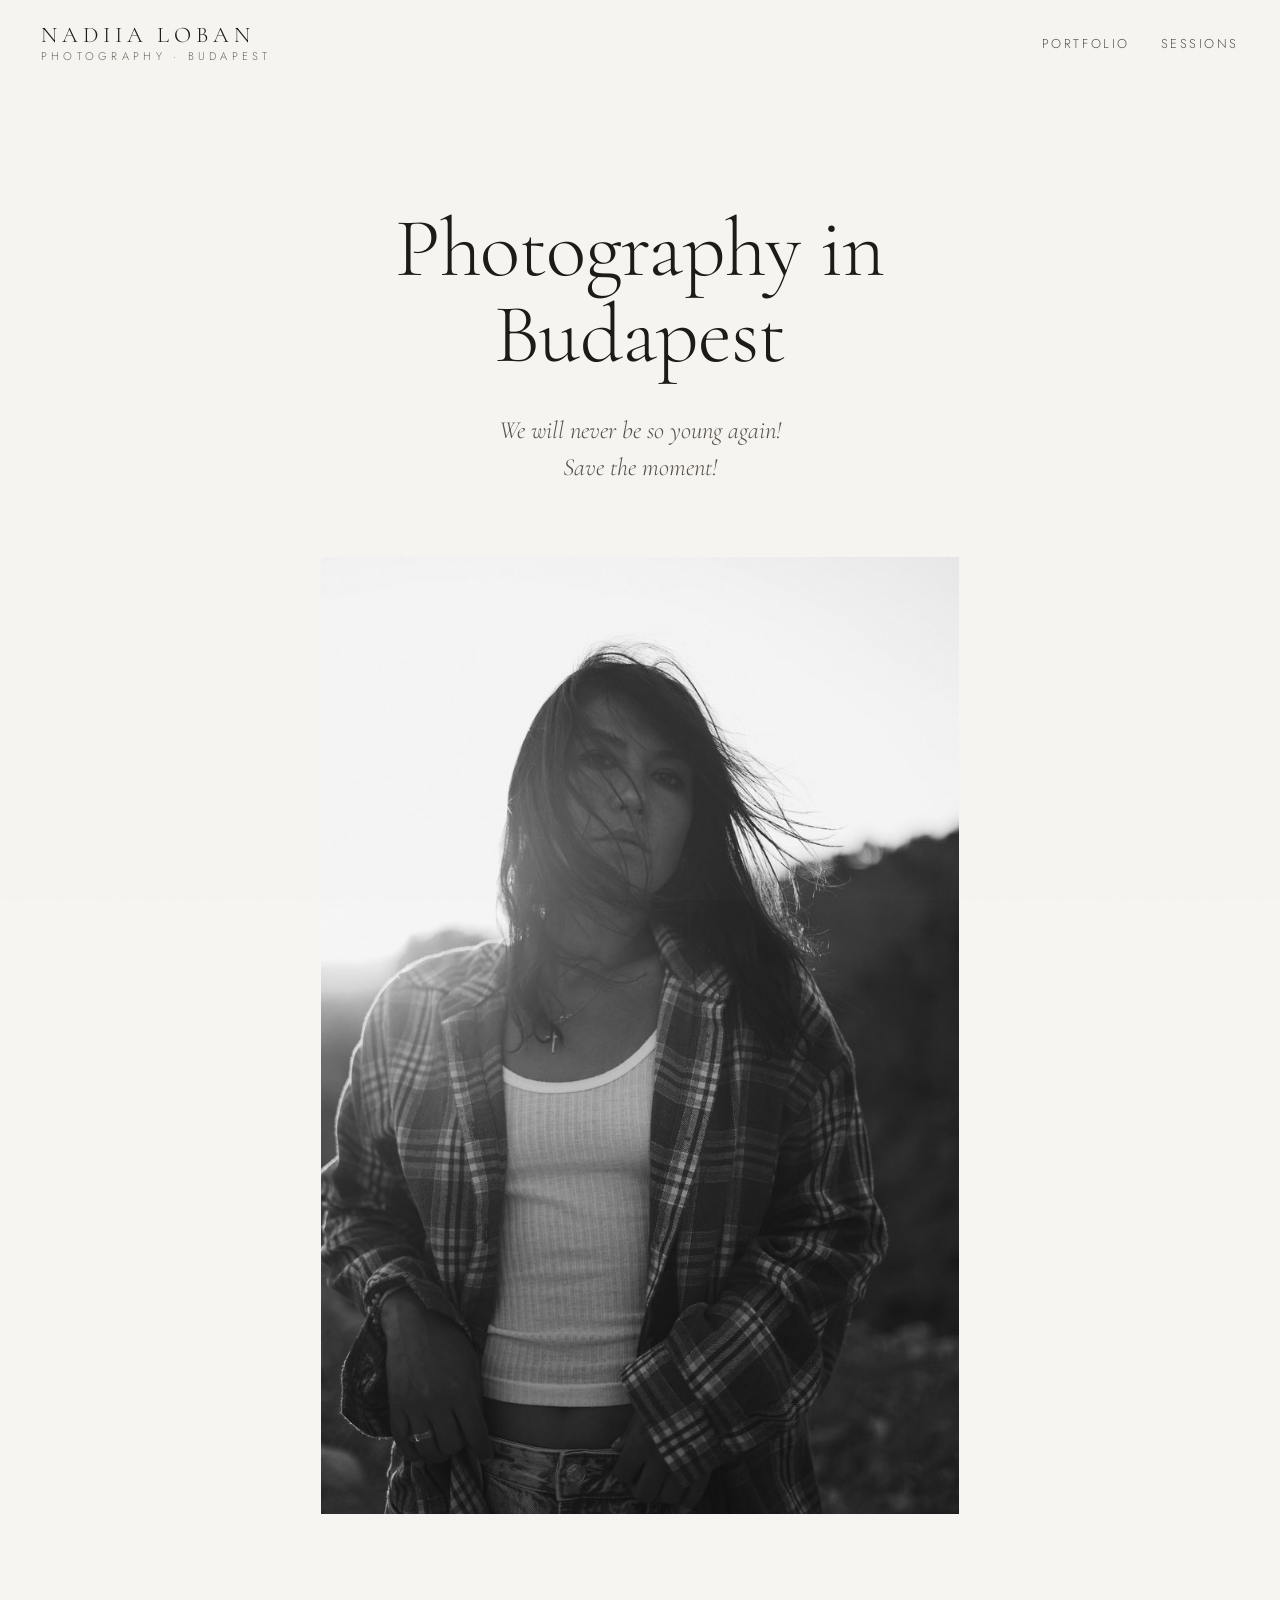
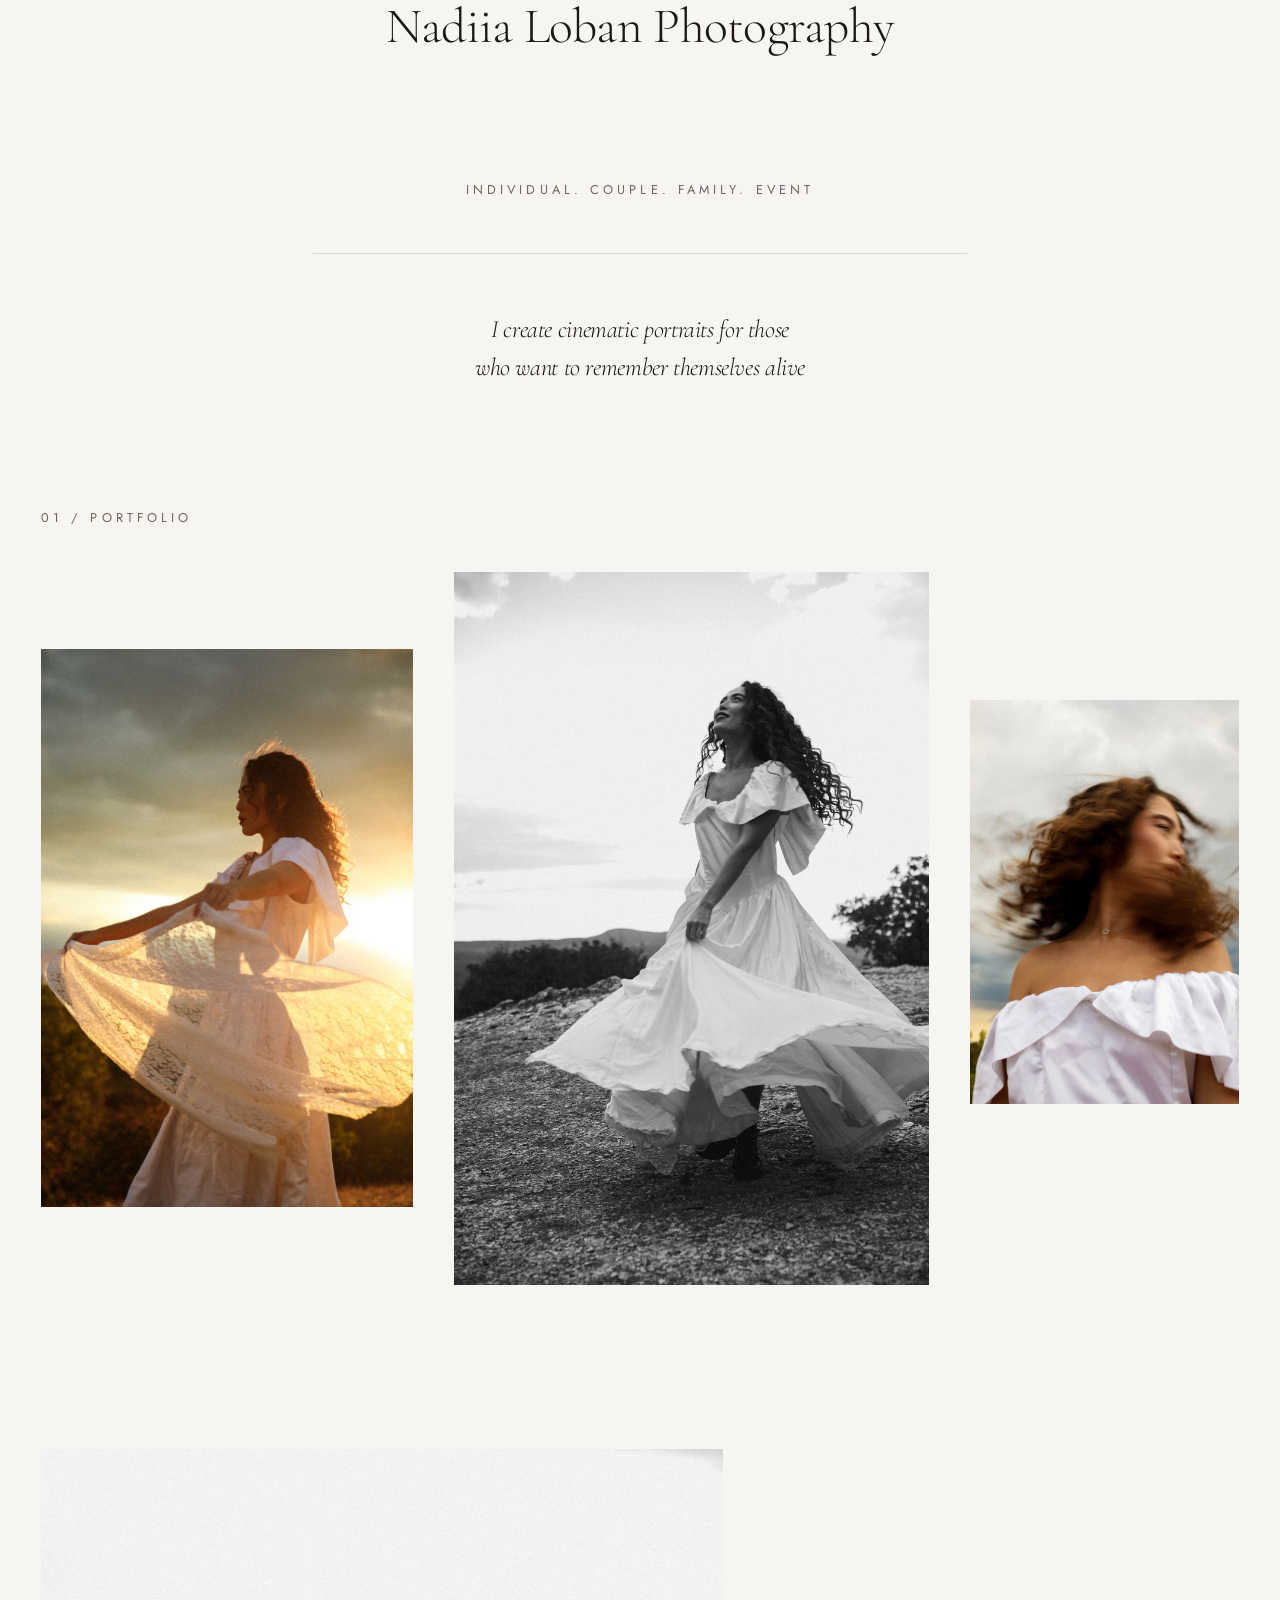
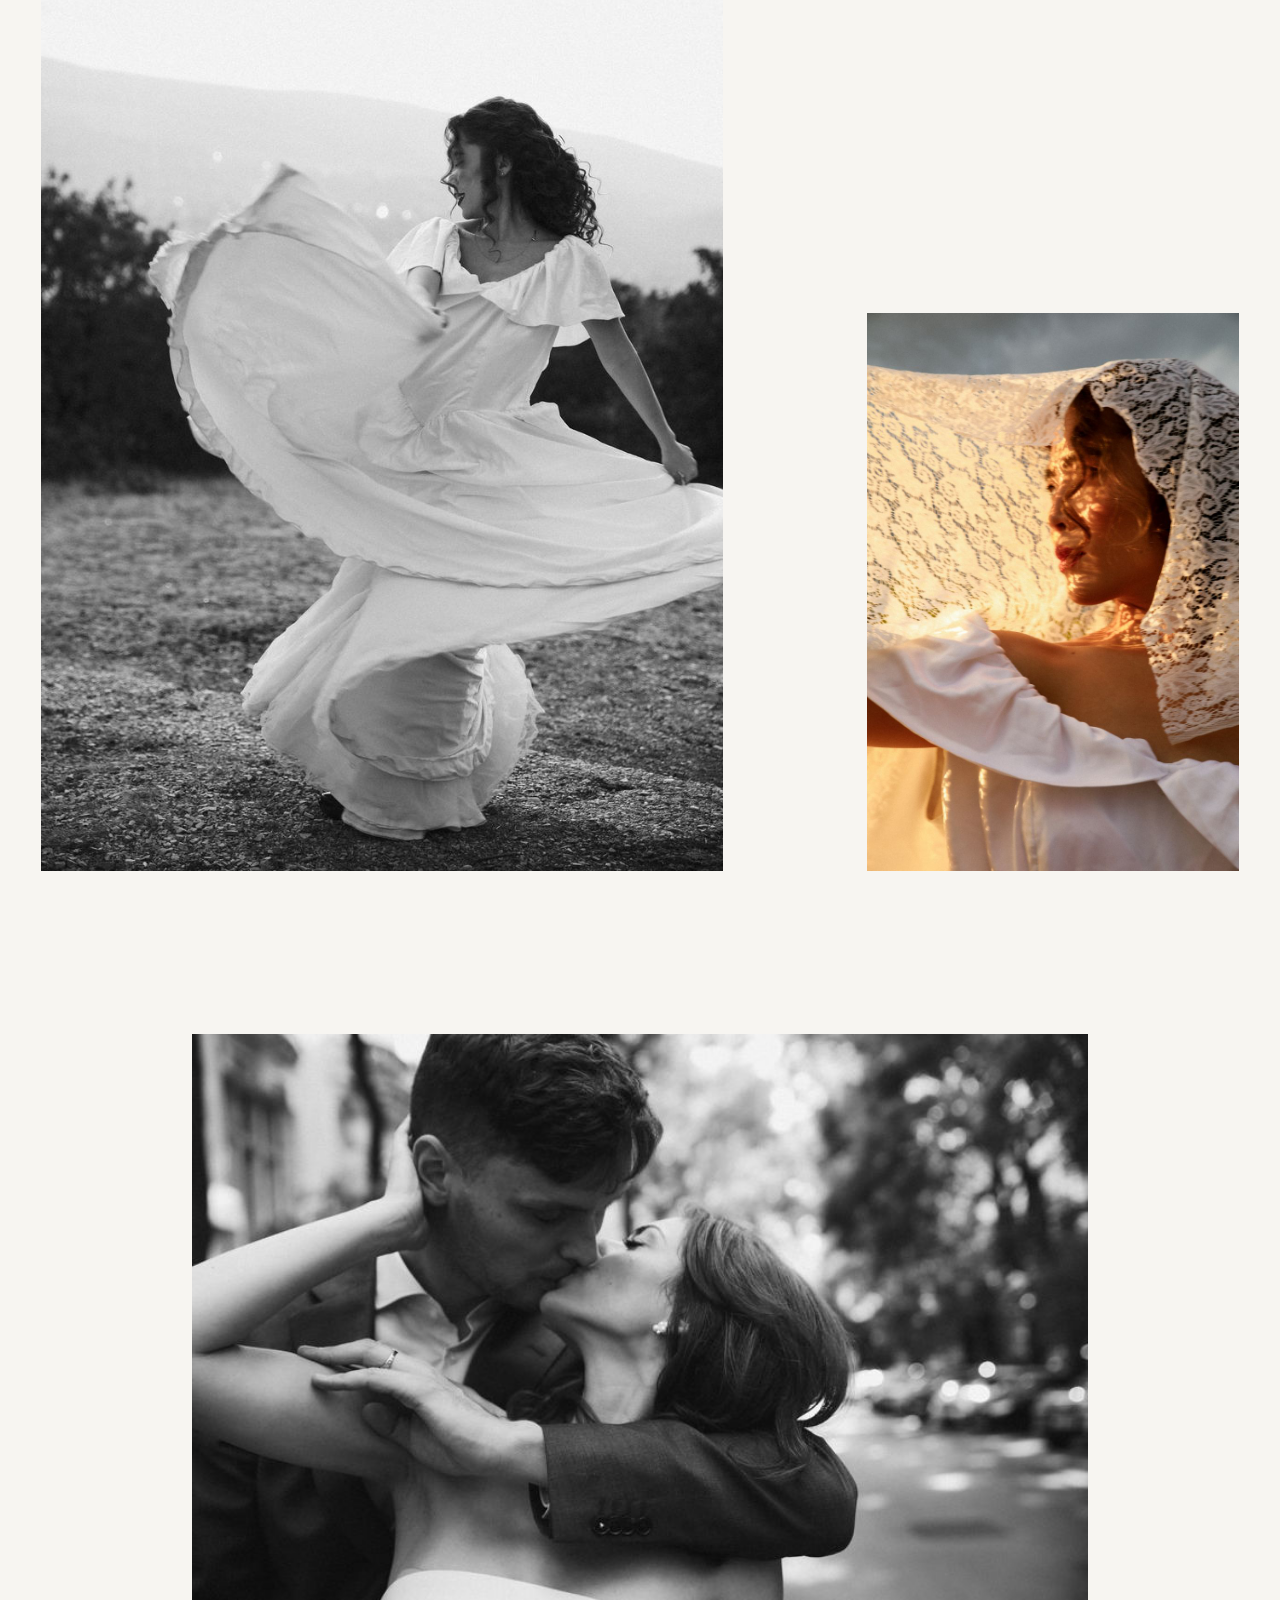
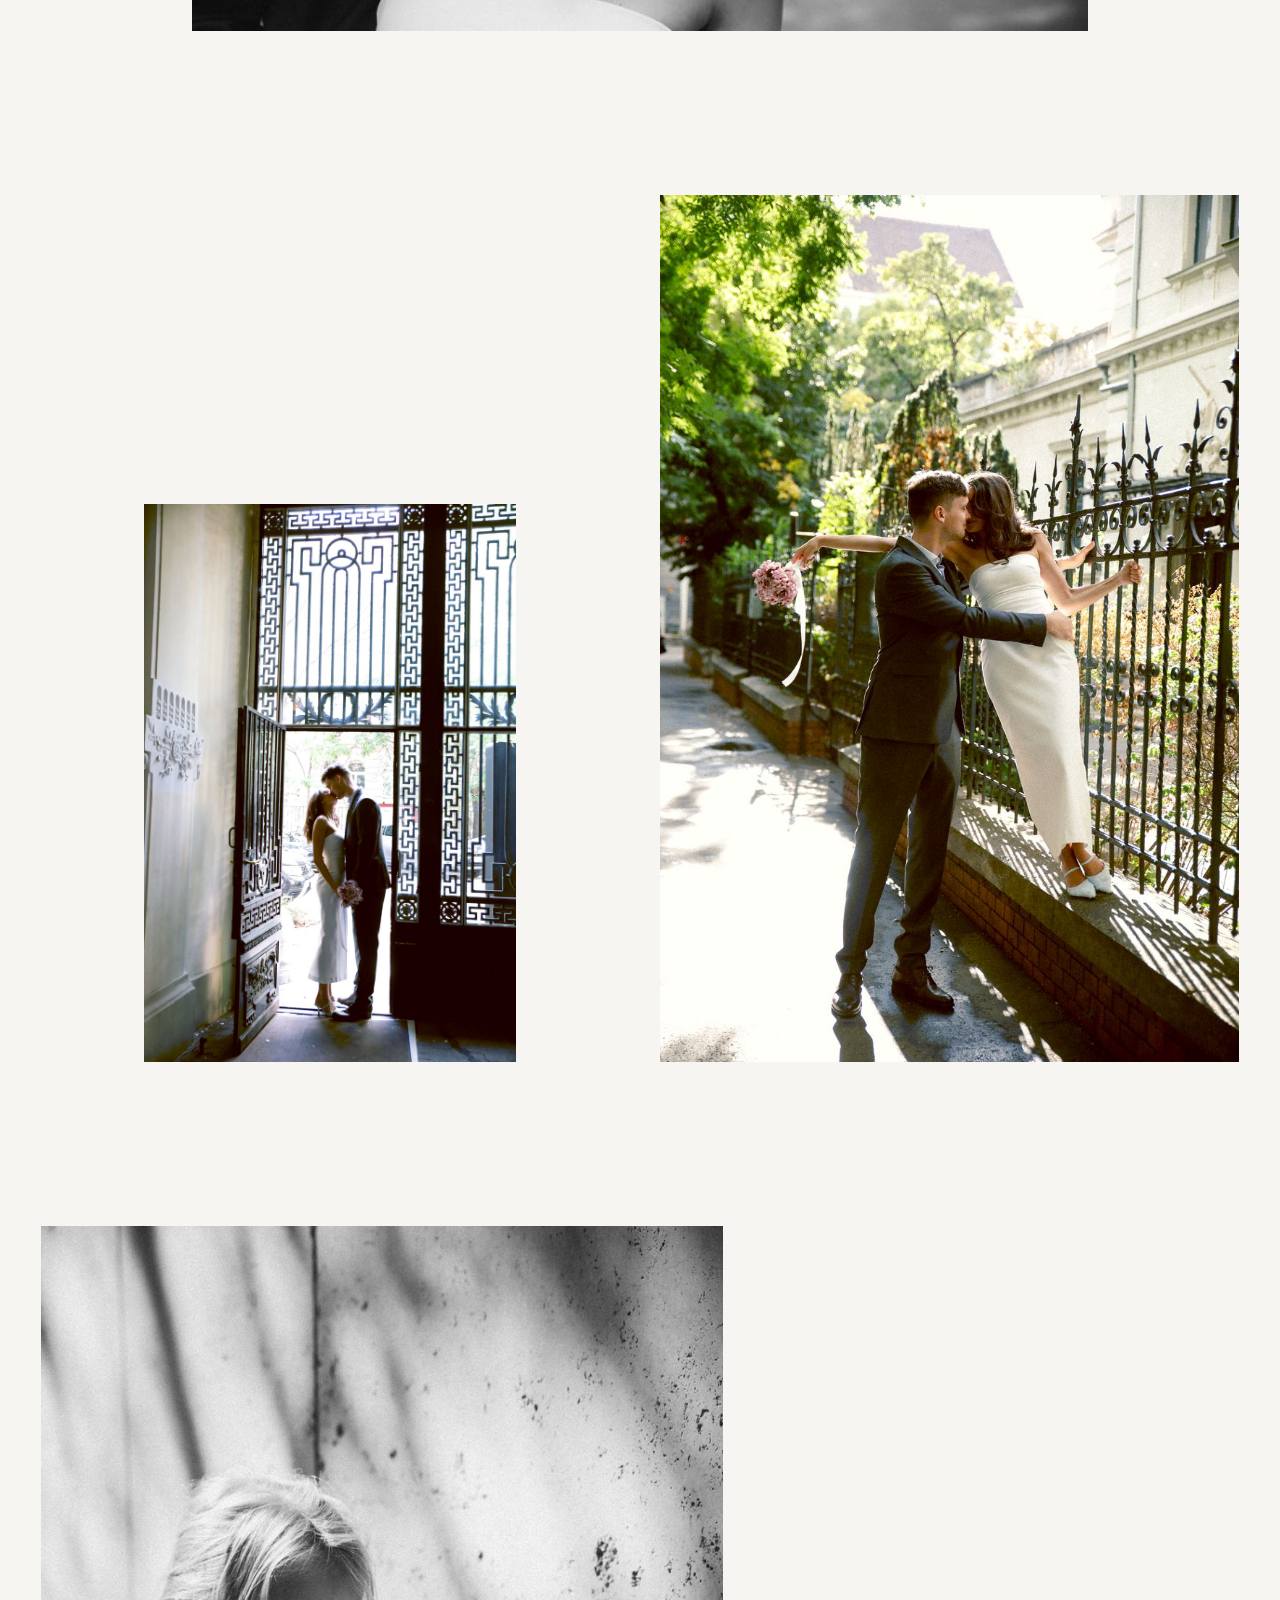
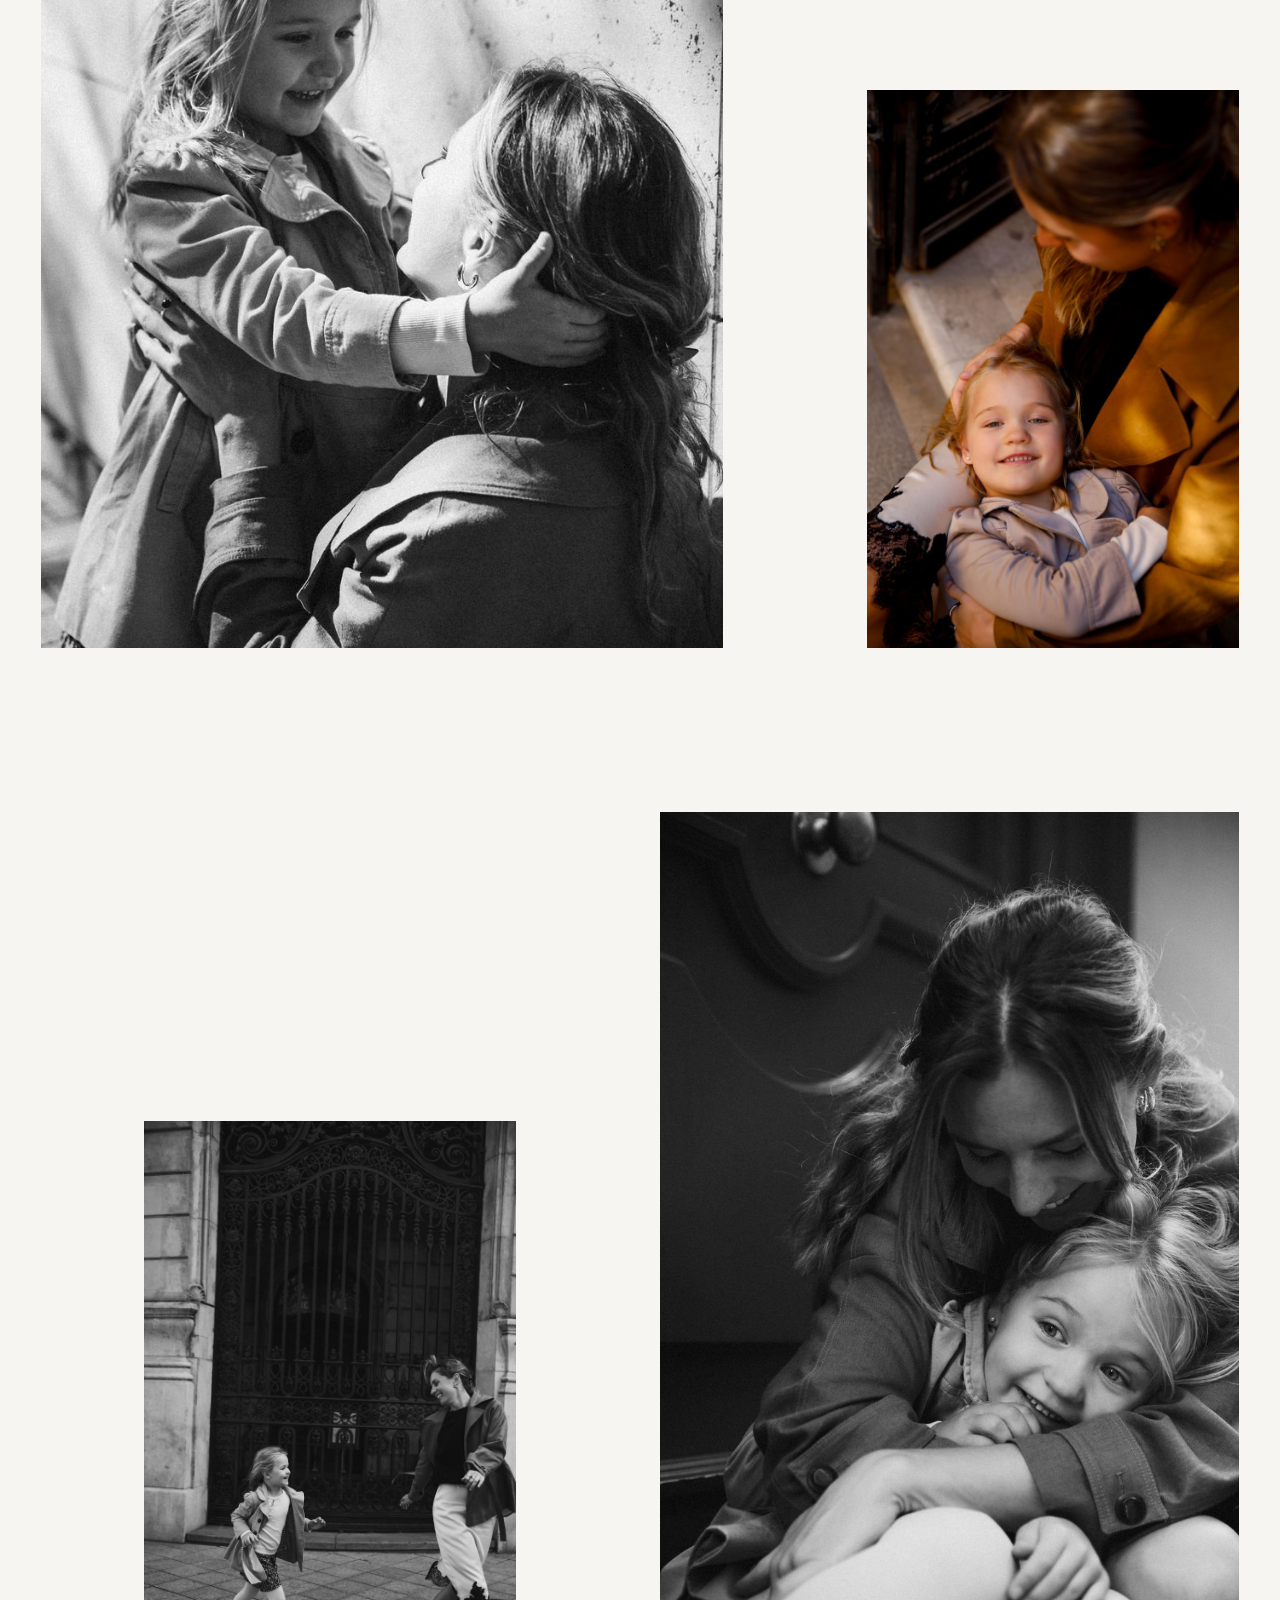
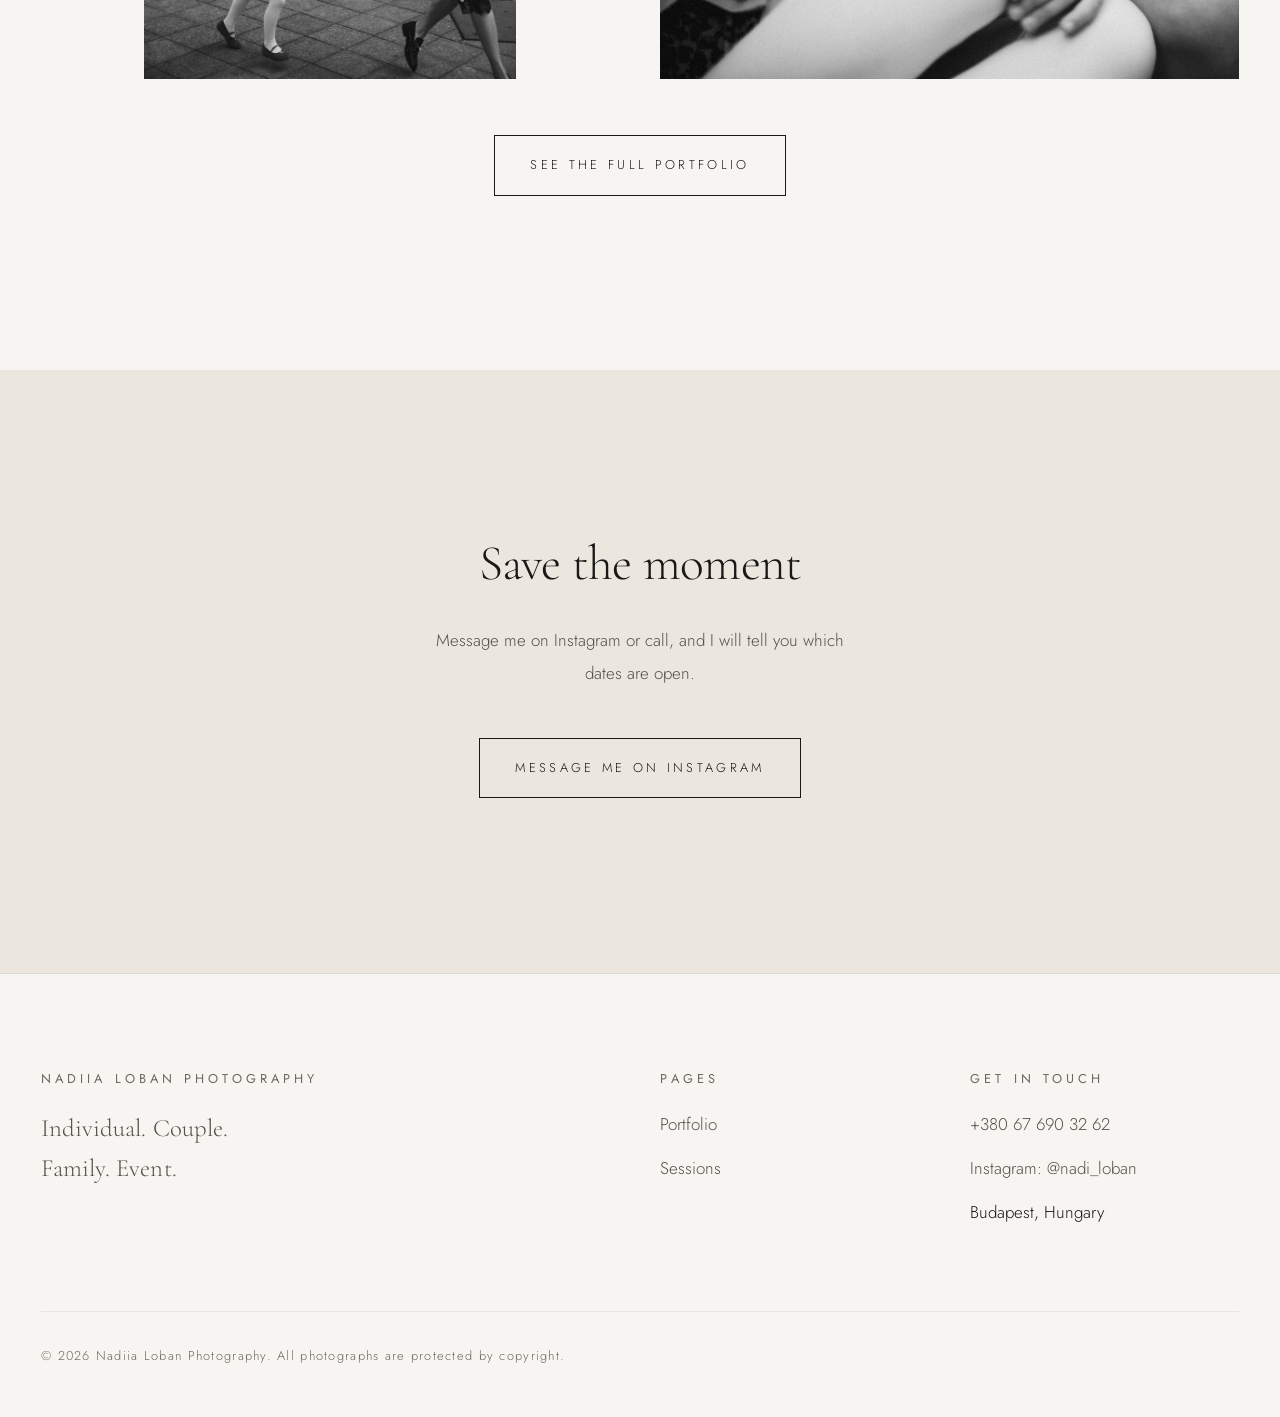
<file: index.html>
<!doctype html>
<html lang="en">
<head>
<meta charset="utf-8">
<meta name="viewport" content="width=device-width, initial-scale=1">
<title>Nadiia Loban Photography, Photographer in Budapest</title>
<meta name="description" content="Individual, couple, family and event photography in Budapest and across Europe. Cinematic portraits by Nadiia Loban.">
<link rel="canonical" href="https://nadiphoto.com/">
<meta name="robots" content="index, follow, max-image-preview:large">

<meta property="og:type" content="website">
<meta property="og:locale" content="en_US">
<meta property="og:site_name" content="Nadiia Loban Photography">
<meta property="og:title" content="Nadiia Loban Photography, Photographer in Budapest">
<meta property="og:description" content="Individual, couple, family and event photography in Budapest and across Europe. Cinematic portraits by Nadiia Loban.">
<meta property="og:url" content="https://nadiphoto.com/">
<meta property="og:image" content="https://nadiphoto.com/img/og.jpg">
<meta name="twitter:card" content="summary_large_image">

<link rel="preconnect" href="https://fonts.googleapis.com">
<link rel="preconnect" href="https://fonts.gstatic.com" crossorigin>
<link href="https://fonts.googleapis.com/css2?family=Cormorant+Garamond:ital,wght@0,300;0,400;1,300;1,400&family=Jost:wght@300;400&display=swap" rel="stylesheet">
<link rel="icon" href="data:image/svg+xml,%3Csvg xmlns='http://www.w3.org/2000/svg' viewBox='0 0 32 32'%3E%3Crect width='32' height='32' fill='%231A1917'/%3E%3Ctext x='16' y='23' font-family='Georgia,serif' font-size='20' fill='%23F7F5F1' text-anchor='middle'%3EN%3C/text%3E%3C/svg%3E">
<link rel="stylesheet" href="css/style.css?v=e7452646">
<script type="application/ld+json">
{
  "@context": "https://schema.org",
  "@graph": [
    {
      "@type": "Person",
      "@id": "https://nadiphoto.com/#person",
      "name": "Nadiia Loban",
      "alternateName": "Nadia Loban",
      "jobTitle": "Photographer",
      "description": "Photographer based in Budapest. Cinematic portraits of individuals, couples and families, and event photography in Budapest and across Europe.",
      "image": "https://nadiphoto.com/img/nadia-hero-1400.jpg",
      "url": "https://nadiphoto.com/",
      "telephone": "+380676903262",
      "sameAs": ["https://www.instagram.com/nadi_loban/"],
      "homeLocation": { "@type": "City", "name": "Budapest", "address": { "@type": "PostalAddress", "addressLocality": "Budapest", "addressCountry": "HU" } },
      "worksFor": { "@id": "https://nadiphoto.com/#business" },
      "knowsAbout": ["Portrait photography", "Couple photography", "Family photography", "Event photography", "Black and white photography"]
    },
    {
      "@type": "ProfessionalService",
      "@id": "https://nadiphoto.com/#business",
      "name": "Nadiia Loban Photography",
      "alternateName": "Nadia Loban Photography",
      "description": "Individual, couple, family and event photography in Budapest and across Europe. Cinematic portraits for those who want to remember themselves alive.",
      "slogan": "We will never be so young again! Save the moment!",
      "image": ["https://nadiphoto.com/img/og.jpg", "https://nadiphoto.com/img/nadia-hero-1400.jpg"],
      "url": "https://nadiphoto.com/",
      "founder": { "@id": "https://nadiphoto.com/#person" },
      "telephone": "+380676903262",
      "sameAs": ["https://www.instagram.com/nadi_loban/"],
      "address": { "@type": "PostalAddress", "addressLocality": "Budapest", "addressCountry": "HU" },
      "areaServed": [
        { "@type": "City", "name": "Budapest" },
        { "@type": "Country", "name": "Hungary" },
        { "@type": "Place", "name": "Europe" }
      ],
      "hasOfferCatalog": {
        "@type": "OfferCatalog",
        "name": "Photography",
        "itemListElement": [
          { "@type": "Offer", "itemOffered": { "@type": "Service", "name": "Individual portrait photo session", "url": "https://nadiphoto.com/sessions" } },
          { "@type": "Offer", "itemOffered": { "@type": "Service", "name": "Couple photo session", "url": "https://nadiphoto.com/sessions" } },
          { "@type": "Offer", "itemOffered": { "@type": "Service", "name": "Family photo session", "url": "https://nadiphoto.com/sessions" } },
          { "@type": "Offer", "itemOffered": { "@type": "Service", "name": "Event photography", "url": "https://nadiphoto.com/sessions" } }
        ]
      }
    },
    {
      "@type": "WebSite",
      "@id": "https://nadiphoto.com/#website",
      "url": "https://nadiphoto.com/",
      "name": "Nadiia Loban Photography",
      "inLanguage": "en",
      "publisher": { "@id": "https://nadiphoto.com/#business" }
    }
  ]
}
</script>
</head>
<body>
<a class="skip" href="#main">Skip to content</a>

<header class="site-head">
  <a class="brand" href="./">Nadiia Loban<small>Photography &middot; Budapest</small></a>
  <button class="burger" type="button" aria-expanded="false" aria-controls="nav" aria-label="Menu">
    <span></span><span></span>
  </button>
  <nav class="nav" id="nav" aria-label="Main navigation">
    <ul><li><a href="portfolio">Portfolio</a></li><li><a href="sessions">Sessions</a></li></ul>
  </nav>
</header>

<main id="main">

  <section class="intro">
    <div class="wrap narrow">
      <h1 class="display intro__title">Photography in Budapest</h1>
      <p class="intro__line">We will never be so young again!<br>Save the moment!</p>
    </div>
  </section>

  <figure class="portrait">
    <img src="img/nadia-hero-1400.jpg"
         srcset="img/nadia-hero-800.jpg 800w, img/nadia-hero-1400.jpg 1400w"
         sizes="(max-width: 760px) 92vw, 720px"
         width="1400" height="2100" fetchpriority="high"
         alt="Black and white portrait: a woman in a plaid shirt in backlit evening sun, hair caught by the wind">
  </figure>

  <section class="contacts">
    <div class="wrap narrow">
      <p class="contacts__name display rv">Nadiia Loban Photography</p>
      <ul class="contacts__lines rv">
        <li><span class="contacts__key">Phone</span>
            <a href="tel:+380676903262">+380&nbsp;67&nbsp;690&nbsp;32&nbsp;62</a></li>
        <li><span class="contacts__key">Instagram</span>
            <a href="https://www.instagram.com/nadi_loban/" rel="me noopener" target="_blank">@nadi_loban</a></li>
      </ul>
      <p class="label contacts__services rv">Individual. Couple. Family. Event</p>
      <hr class="rule rv" style="margin:3.5rem 0">
      <p class="contacts__tagline display rv">I create cinematic portraits for those who want to remember themselves alive</p>
    </div>
  </section>

  <section class="band" style="padding-top:0" aria-labelledby="portfolio-h">
    <div class="wrap">
      <p class="label rv" style="margin-bottom:3rem">01 / Portfolio</p>
      <h2 id="portfolio-h" style="position:absolute;left:-9999px">Portfolio</h2>
      <div class="trio" style="margin-bottom:var(--band)">
        <figure class="plate rv" style="aspect-ratio:800/1200"><img src="img/g/4322-800.jpg" srcset="img/g/4322-800.jpg 800w, img/g/4322-1800.jpg 1800w" sizes="(max-width: 760px) 92vw, 50vw" width="800" height="1200" loading="lazy" decoding="async" alt="A woman spreading a lace skirt against the sunset"></figure>
        <figure class="plate rv" style="aspect-ratio:800/1200"><img src="img/g/2858-800.jpg" srcset="img/g/2858-800.jpg 800w, img/g/2858-1800.jpg 1800w" sizes="(max-width: 760px) 92vw, 50vw" width="800" height="1200" loading="lazy" decoding="async" alt="Black and white: a woman in a white dress spinning on a hilltop, the skirt flying out"></figure>
        <figure class="plate rv" style="aspect-ratio:800/1200"><img src="img/g/2552-800.jpg" srcset="img/g/2552-800.jpg 800w, img/g/2552-1800.jpg 1800w" sizes="(max-width: 760px) 92vw, 50vw" width="800" height="1200" loading="lazy" decoding="async" alt="A woman in an off-shoulder white dress, her curls blown across her face"></figure>
      </div>
      <div class="duo" style="margin-bottom:var(--band)">
        <figure class="plate rv" style="aspect-ratio:800/1200"><img src="img/g/3782-800.jpg" srcset="img/g/3782-800.jpg 800w, img/g/3782-1800.jpg 1800w" sizes="(max-width: 760px) 92vw, 50vw" width="800" height="1200" loading="lazy" decoding="async" alt="Black and white: a woman spinning, her dress flying out in a wide circle"></figure>
        <figure class="plate rv" style="aspect-ratio:800/1200"><img src="img/g/3994-800.jpg" srcset="img/g/3994-800.jpg 800w, img/g/3994-1800.jpg 1800w" sizes="(max-width: 760px) 92vw, 50vw" width="800" height="1200" loading="lazy" decoding="async" alt="A woman under a lace veil, sunlight falling through the lace onto her face"></figure>
      </div>
      <div style="max-width:56rem;margin:0 auto var(--band)">
        <figure class="plate rv" style="aspect-ratio:800/533"><img src="img/g/9203-800.jpg" srcset="img/g/9203-800.jpg 800w, img/g/9203-1800.jpg 1800w" sizes="(max-width: 760px) 92vw, 50vw" width="800" height="533" loading="lazy" decoding="async" alt="Black and white close-up of a couple kissing on a tree-lined street"></figure>
      </div>
      <div class="duo duo--flip" style="margin-bottom:var(--band)">
        <figure class="plate rv" style="aspect-ratio:800/1200"><img src="img/g/8886-800.jpg" srcset="img/g/8886-800.jpg 800w, img/g/8886-1800.jpg 1800w" sizes="(max-width: 760px) 92vw, 50vw" width="800" height="1200" loading="lazy" decoding="async" alt="A couple kissing in a doorway in front of an ornate iron screen"></figure>
        <figure class="plate rv" style="aspect-ratio:800/1200"><img src="img/g/9318-800.jpg" srcset="img/g/9318-800.jpg 800w, img/g/9318-1800.jpg 1800w" sizes="(max-width: 760px) 92vw, 50vw" width="800" height="1200" loading="lazy" decoding="async" alt="A couple kissing by a wrought-iron fence, she holds a bouquet out to the side"></figure>
      </div>
      <div class="duo" style="margin-bottom:var(--band)">
        <figure class="plate rv" style="aspect-ratio:800/1200"><img src="img/g/9832-800.jpg" srcset="img/g/9832-800.jpg 800w, img/g/9832-1800.jpg 1800w" sizes="(max-width: 760px) 92vw, 50vw" width="800" height="1200" loading="lazy" decoding="async" alt="Black and white: a girl holds her mother&#x27;s face in her hands"></figure>
        <figure class="plate rv" style="aspect-ratio:800/1200"><img src="img/g/9096-800.jpg" srcset="img/g/9096-800.jpg 800w, img/g/9096-1800.jpg 1800w" sizes="(max-width: 760px) 92vw, 50vw" width="800" height="1200" loading="lazy" decoding="async" alt="A smiling girl lying in her mother&#x27;s lap in warm light"></figure>
      </div>
      <div class="duo duo--flip">
        <figure class="plate rv" style="aspect-ratio:800/1200"><img src="img/g/8753-800.jpg" srcset="img/g/8753-800.jpg 800w, img/g/8753-1800.jpg 1800w" sizes="(max-width: 760px) 92vw, 50vw" width="800" height="1200" loading="lazy" decoding="async" alt="Black and white: mother and daughter running toward each other by an iron gate"></figure>
        <figure class="plate rv" style="aspect-ratio:800/1200"><img src="img/g/0051-800.jpg" srcset="img/g/0051-800.jpg 800w, img/g/0051-1800.jpg 1800w" sizes="(max-width: 760px) 92vw, 50vw" width="800" height="1200" loading="lazy" decoding="async" alt="Black and white: a mother hugs her laughing daughter from behind"></figure>
      </div>
    </div>
    <div class="wrap" style="text-align:center;margin-top:3.5rem">
      <a class="btn rv" href="portfolio"><span>See the full portfolio</span></a>
    </div>
  </section>

  <section class="band cta">
    <div class="wrap">
      <h2 class="display rv">Save the moment</h2>
      <p class="rv">Message me on Instagram or call, and I will tell you which dates are open.</p>
      <a class="btn rv" href="https://www.instagram.com/nadi_loban/" rel="noopener" target="_blank"><span>Message me on Instagram</span></a>
    </div>
  </section>

</main>

<footer class="site-foot">
  <div class="wrap">
    <div class="foot-grid">
      <div>
        <p class="label">Nadiia Loban Photography</p>
        <p class="lede" style="font-size:var(--step-1);max-width:24ch">Individual. Couple.<br>Family. Event.</p>
      </div>
      <div>
        <p class="label">Pages</p>
        <ul><li><a href="portfolio">Portfolio</a></li><li><a href="sessions">Sessions</a></li></ul>
      </div>
      <div>
        <p class="label">Get in touch</p>
        <ul>
          <li><a href="tel:+380676903262">+380&nbsp;67&nbsp;690&nbsp;32&nbsp;62</a></li>
          <li><a href="https://www.instagram.com/nadi_loban/" rel="me noopener" target="_blank">Instagram: @nadi_loban</a></li>
          <li>Budapest, Hungary</li>
        </ul>
      </div>
    </div>
    <div class="foot-bottom">
      <span>&copy; 2026 Nadiia Loban Photography. All photographs are protected by copyright.</span>
    </div>
  </div>
</footer>

<script src="js/main.js?v=33fb9148" defer></script>
</body>
</html>
</file>
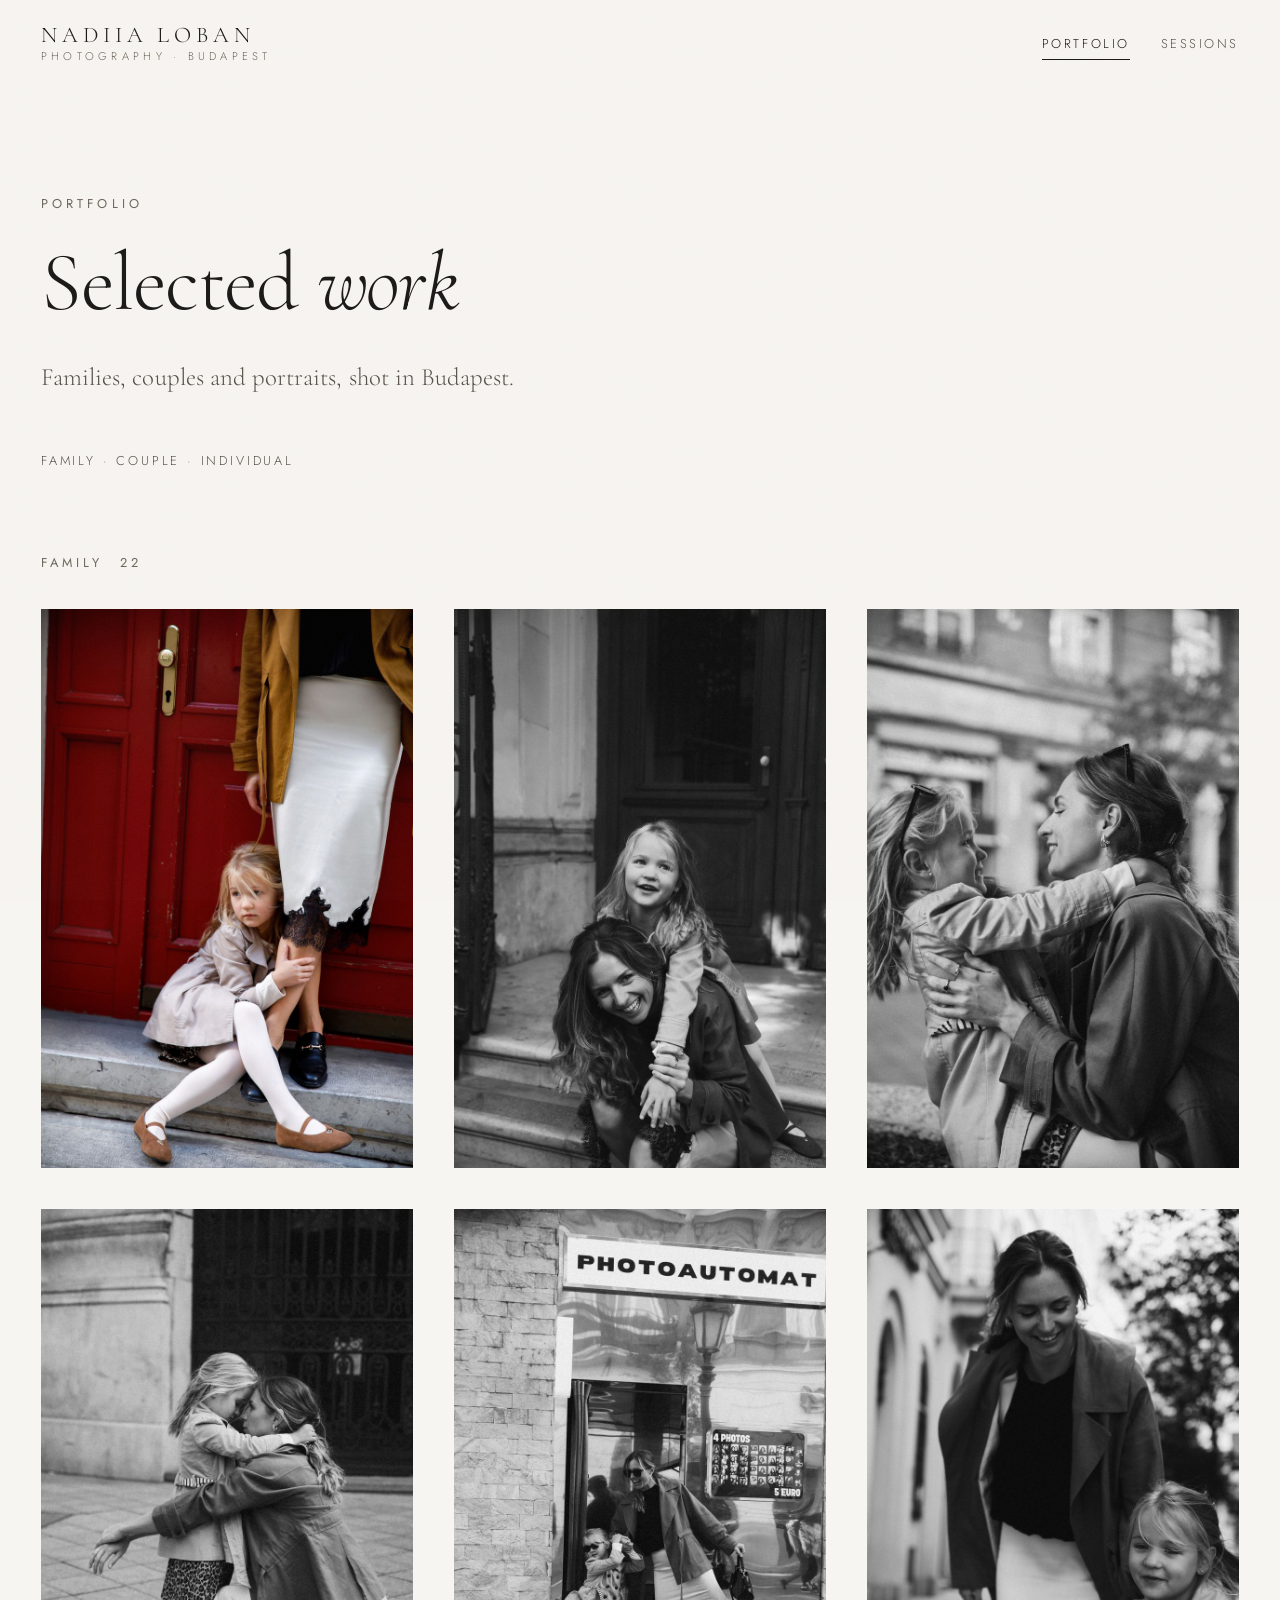
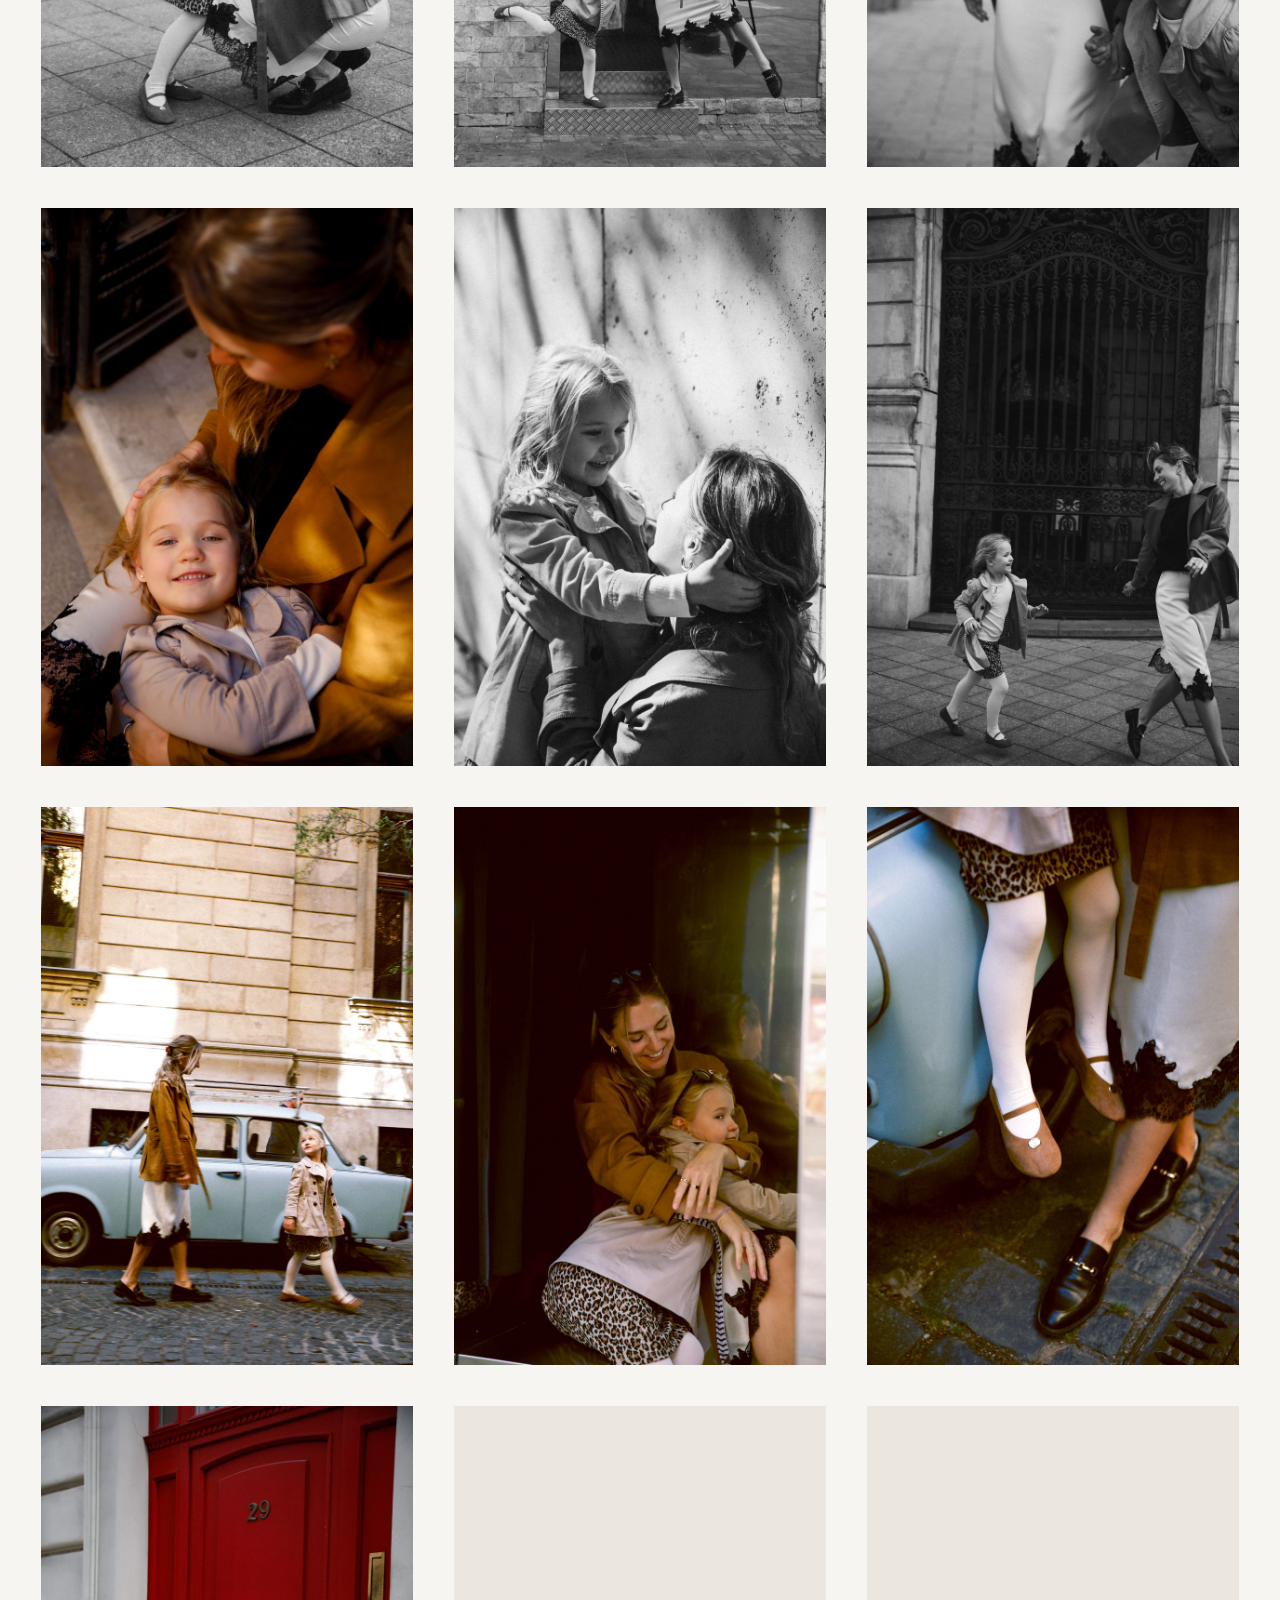
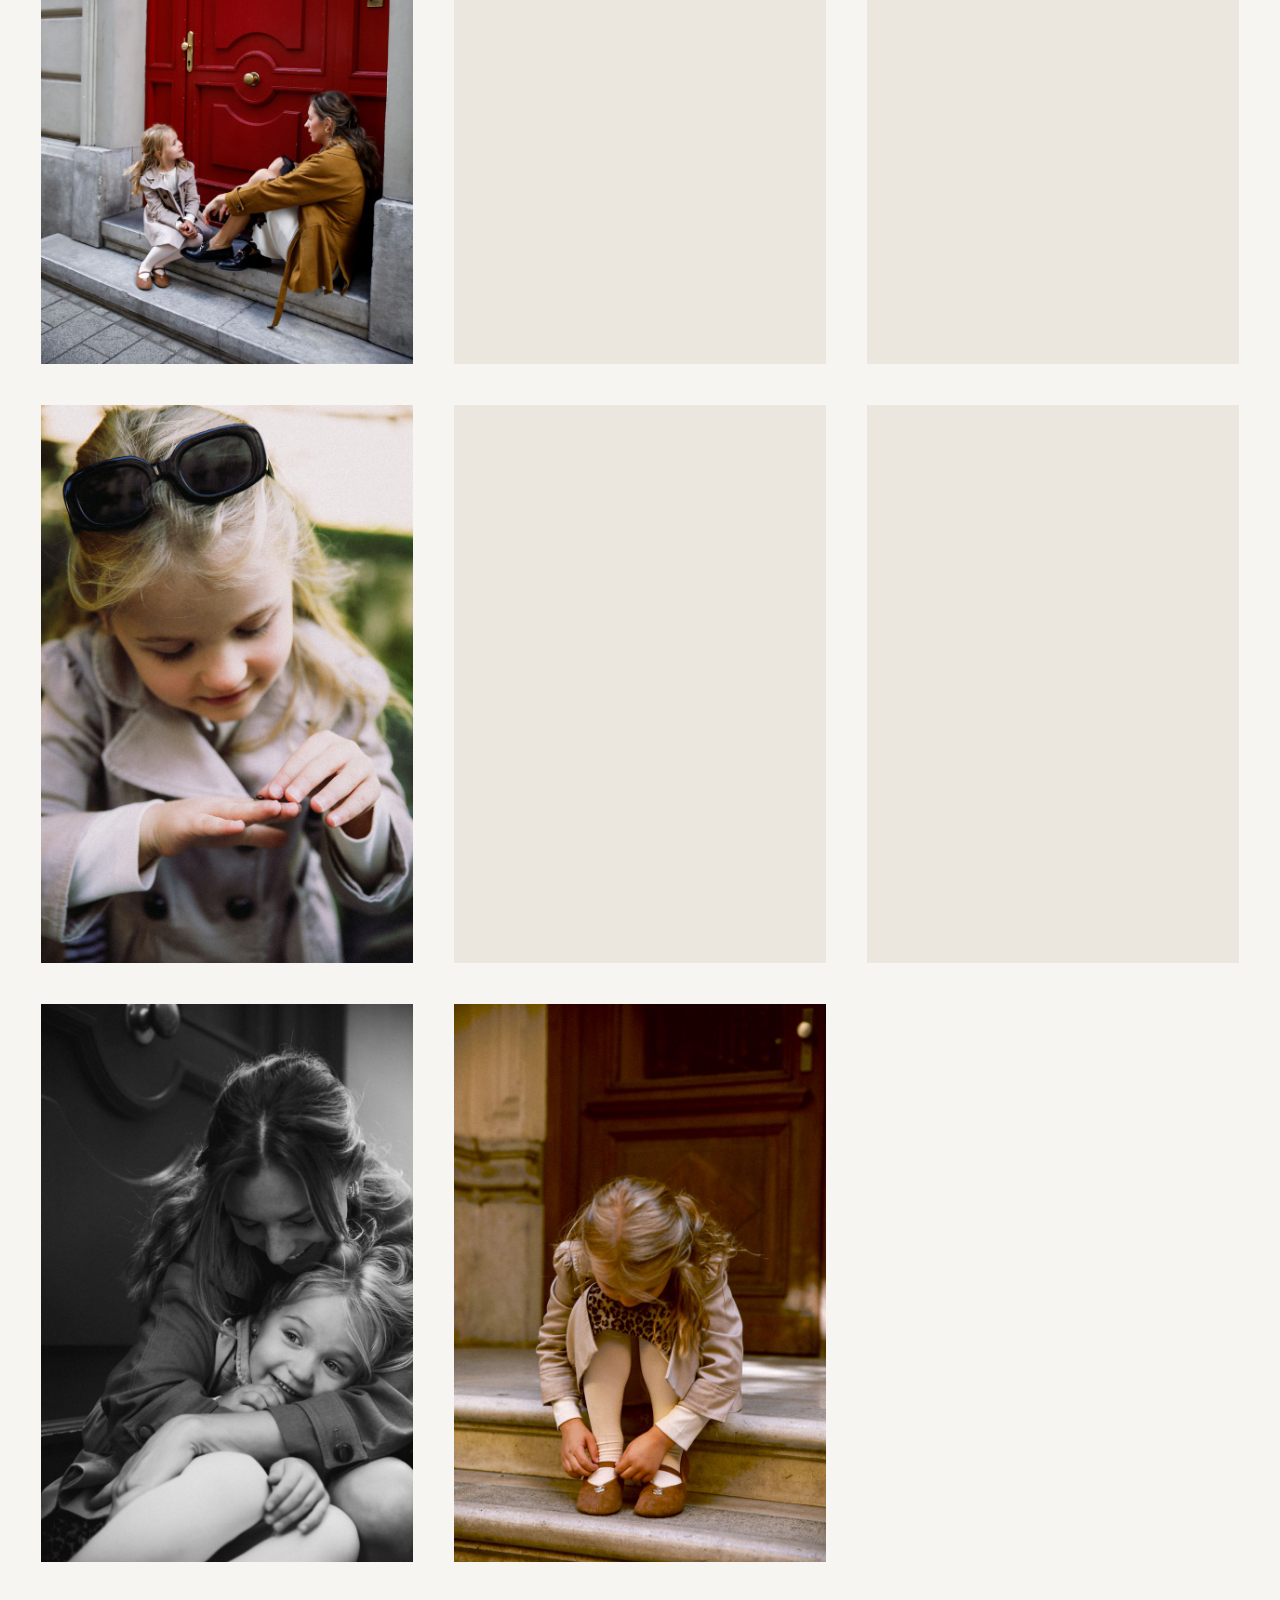
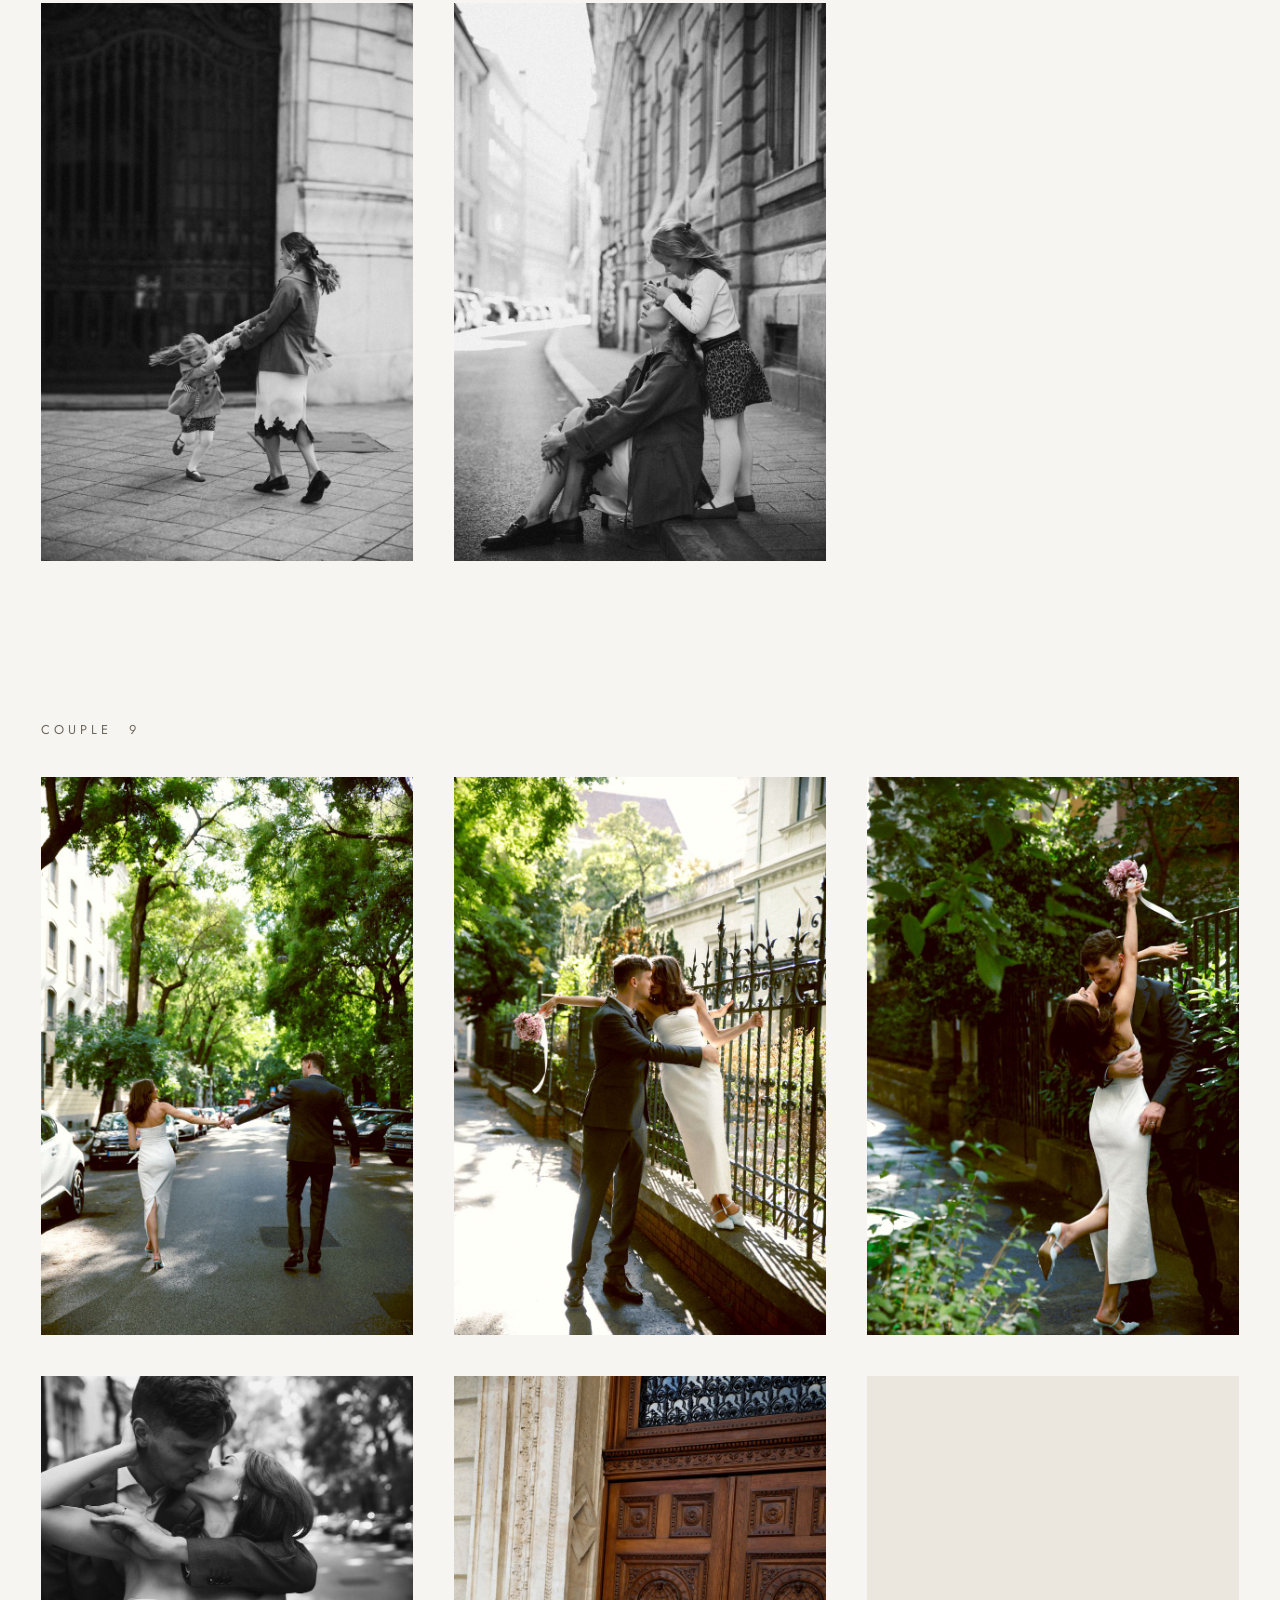
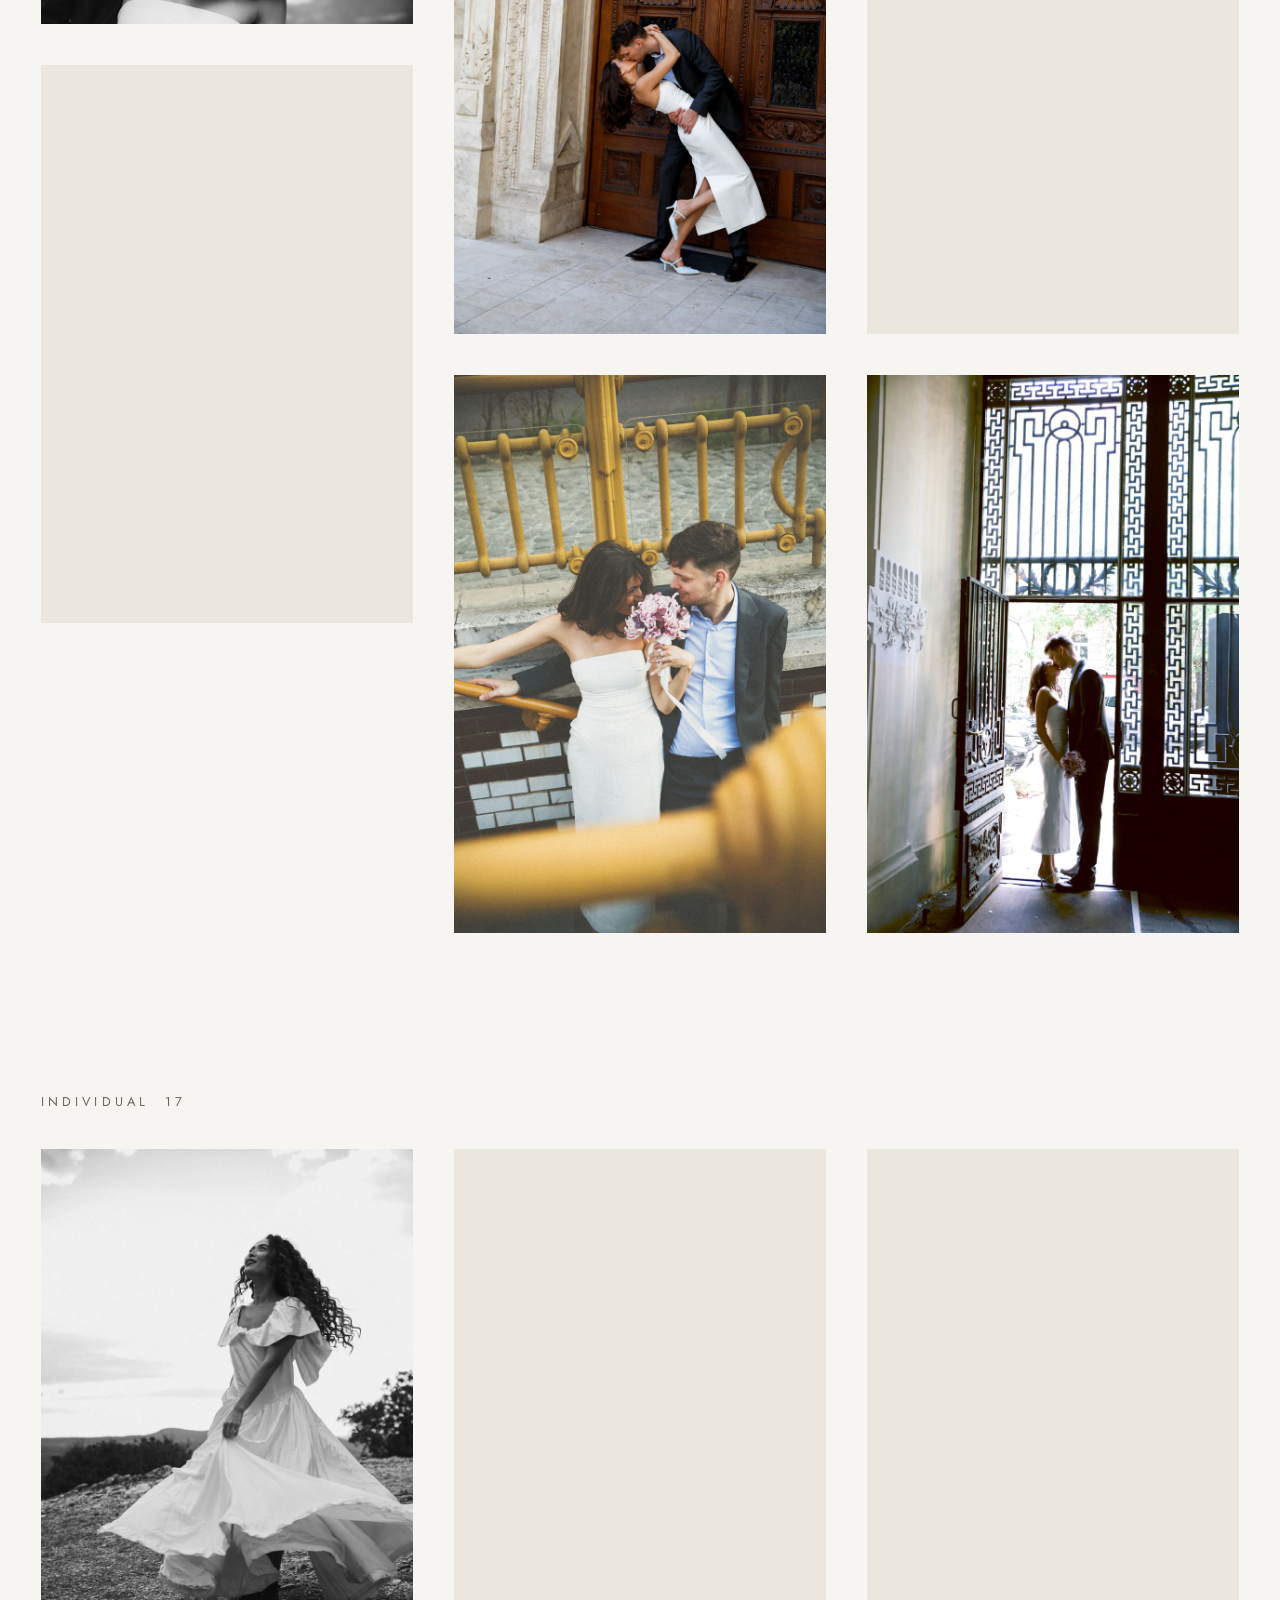
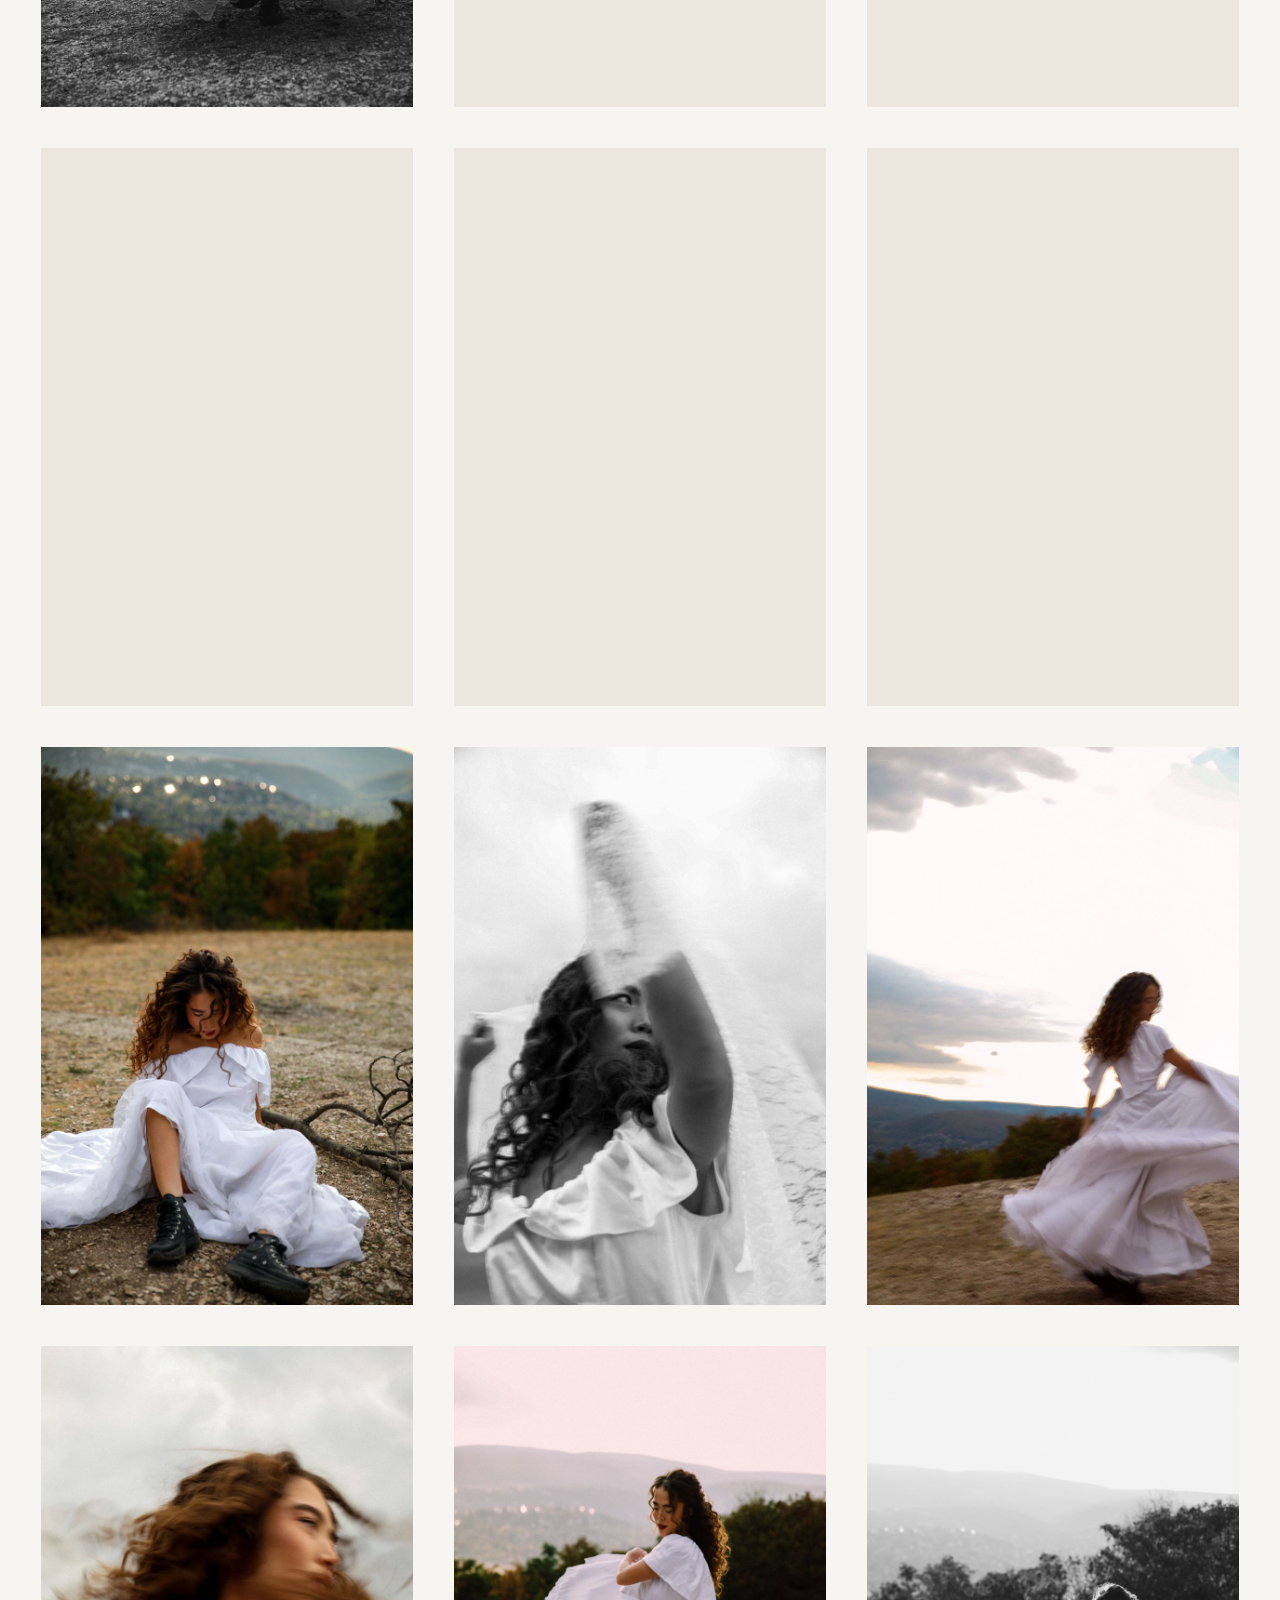
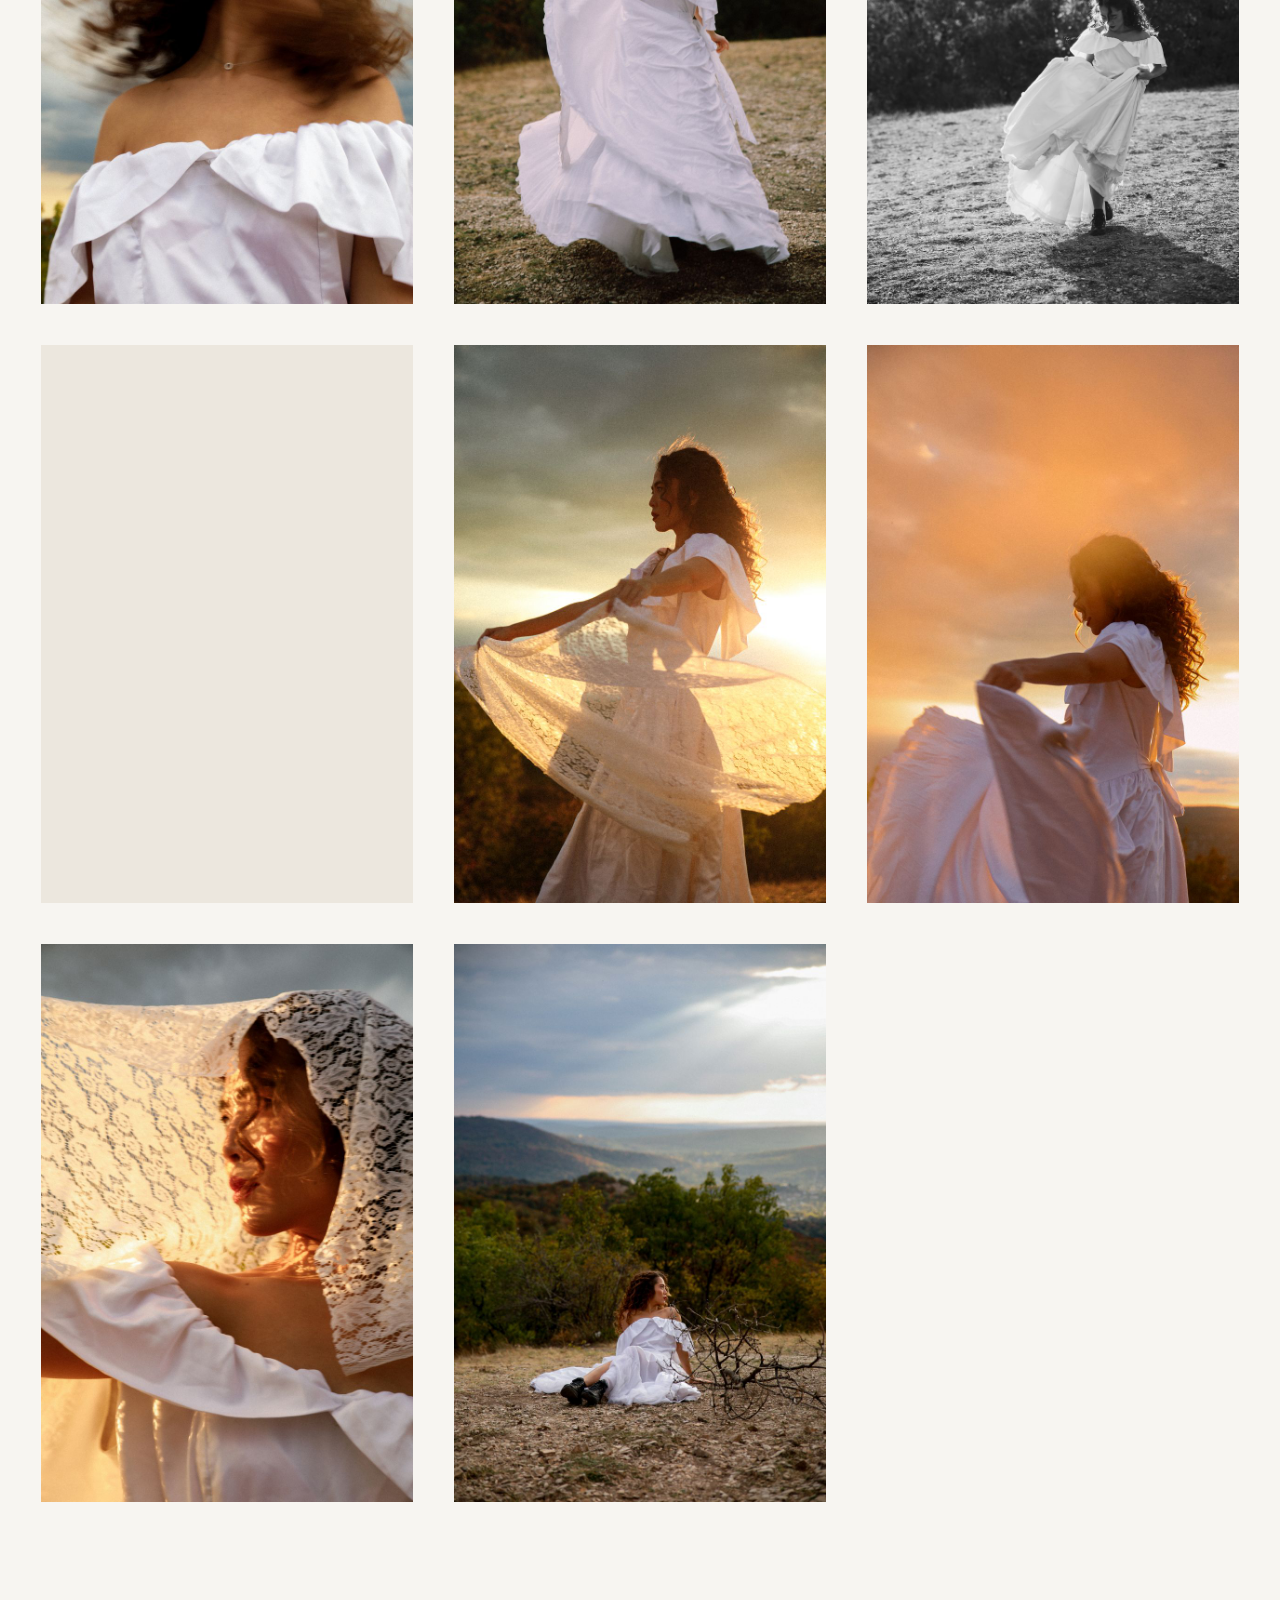
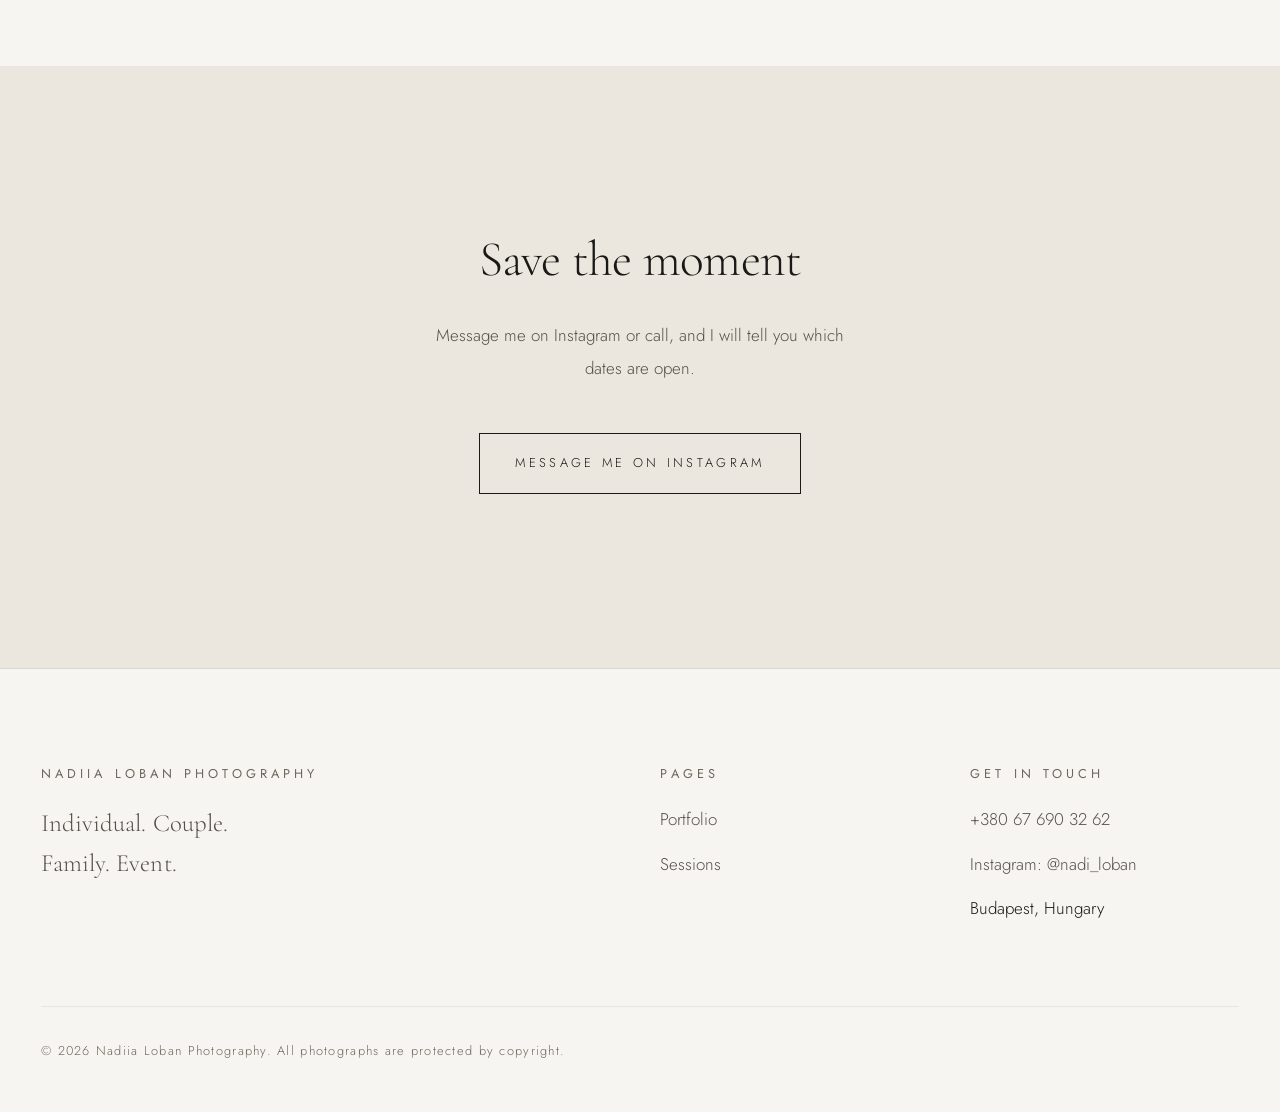
<file: portfolio.html>
<!doctype html>
<html lang="en">
<head>
<meta charset="utf-8">
<meta name="viewport" content="width=device-width, initial-scale=1">
<title>Portfolio | Nadiia Loban Photography, Budapest</title>
<meta name="description" content="Family, couple and individual photography by Nadiia Loban in Budapest. 48 photographs from recent sessions.">
<link rel="canonical" href="https://nadiphoto.com/portfolio">
<meta name="robots" content="index, follow, max-image-preview:large">

<meta property="og:type" content="website">
<meta property="og:locale" content="en_US">
<meta property="og:site_name" content="Nadiia Loban Photography">
<meta property="og:title" content="Portfolio | Nadiia Loban Photography, Budapest">
<meta property="og:description" content="Family, couple and individual photography by Nadiia Loban in Budapest. 48 photographs from recent sessions.">
<meta property="og:url" content="https://nadiphoto.com/portfolio">
<meta property="og:image" content="https://nadiphoto.com/img/og.jpg">
<meta name="twitter:card" content="summary_large_image">

<link rel="preconnect" href="https://fonts.googleapis.com">
<link rel="preconnect" href="https://fonts.gstatic.com" crossorigin>
<link href="https://fonts.googleapis.com/css2?family=Cormorant+Garamond:ital,wght@0,300;0,400;1,300;1,400&family=Jost:wght@300;400&display=swap" rel="stylesheet">
<link rel="icon" href="data:image/svg+xml,%3Csvg xmlns='http://www.w3.org/2000/svg' viewBox='0 0 32 32'%3E%3Crect width='32' height='32' fill='%231A1917'/%3E%3Ctext x='16' y='23' font-family='Georgia,serif' font-size='20' fill='%23F7F5F1' text-anchor='middle'%3EN%3C/text%3E%3C/svg%3E">
<link rel="stylesheet" href="css/style.css?v=e7452646">
<script type="application/ld+json">
{
 "@context": "https://schema.org",
 "@type": "CollectionPage",
 "url": "https://nadiphoto.com/portfolio",
 "name": "Portfolio of Nadiia Loban, photographer in Budapest",
 "about": {
  "@id": "https://nadiphoto.com/#business"
 },
 "mainEntity": {
  "@type": "ImageGallery",
  "name": "Family, couple and individual photography",
  "author": {
   "@id": "https://nadiphoto.com/#person"
  },
  "associatedMedia": [
   {
    "@type": "ImageObject",
    "contentUrl": "https://nadiphoto.com/img/g/9957-1800.jpg",
    "thumbnailUrl": "https://nadiphoto.com/img/g/9957-800.jpg",
    "caption": "A girl in a trench coat on the step of a red door, her mother beside her",
    "genre": "Family",
    "creator": {
     "@id": "https://nadiphoto.com/#person"
    },
    "creditText": "Nadiia Loban Photography",
    "copyrightHolder": {
     "@id": "https://nadiphoto.com/#person"
    },
    "copyrightNotice": "© Nadiia Loban Photography"
   },
   {
    "@type": "ImageObject",
    "contentUrl": "https://nadiphoto.com/img/g/8734-1800.jpg",
    "thumbnailUrl": "https://nadiphoto.com/img/g/8734-800.jpg",
    "caption": "Black and white: a mother kneels on the pavement to hug her daughter",
    "genre": "Family",
    "creator": {
     "@id": "https://nadiphoto.com/#person"
    },
    "creditText": "Nadiia Loban Photography",
    "copyrightHolder": {
     "@id": "https://nadiphoto.com/#person"
    },
    "copyrightNotice": "© Nadiia Loban Photography"
   },
   {
    "@type": "ImageObject",
    "contentUrl": "https://nadiphoto.com/img/g/9096-1800.jpg",
    "thumbnailUrl": "https://nadiphoto.com/img/g/9096-800.jpg",
    "caption": "A smiling girl lying in her mother's lap in warm light",
    "genre": "Family",
    "creator": {
     "@id": "https://nadiphoto.com/#person"
    },
    "creditText": "Nadiia Loban Photography",
    "copyrightHolder": {
     "@id": "https://nadiphoto.com/#person"
    },
    "copyrightNotice": "© Nadiia Loban Photography"
   },
   {
    "@type": "ImageObject",
    "contentUrl": "https://nadiphoto.com/img/g/9025-1800.jpg",
    "thumbnailUrl": "https://nadiphoto.com/img/g/9025-800.jpg",
    "caption": "Mother and daughter walking past a pale blue vintage car",
    "genre": "Family",
    "creator": {
     "@id": "https://nadiphoto.com/#person"
    },
    "creditText": "Nadiia Loban Photography",
    "copyrightHolder": {
     "@id": "https://nadiphoto.com/#person"
    },
    "copyrightNotice": "© Nadiia Loban Photography"
   },
   {
    "@type": "ImageObject",
    "contentUrl": "https://nadiphoto.com/img/g/9973-1800.jpg",
    "thumbnailUrl": "https://nadiphoto.com/img/g/9973-800.jpg",
    "caption": "Mother and daughter talking on the steps of a red door",
    "genre": "Family",
    "creator": {
     "@id": "https://nadiphoto.com/#person"
    },
    "creditText": "Nadiia Loban Photography",
    "copyrightHolder": {
     "@id": "https://nadiphoto.com/#person"
    },
    "copyrightNotice": "© Nadiia Loban Photography"
   },
   {
    "@type": "ImageObject",
    "contentUrl": "https://nadiphoto.com/img/g/8406-1800.jpg",
    "thumbnailUrl": "https://nadiphoto.com/img/g/8406-800.jpg",
    "caption": "A little girl in sunglasses and a trench coat looking at her hands",
    "genre": "Family",
    "creator": {
     "@id": "https://nadiphoto.com/#person"
    },
    "creditText": "Nadiia Loban Photography",
    "copyrightHolder": {
     "@id": "https://nadiphoto.com/#person"
    },
    "copyrightNotice": "© Nadiia Loban Photography"
   },
   {
    "@type": "ImageObject",
    "contentUrl": "https://nadiphoto.com/img/g/0051-1800.jpg",
    "thumbnailUrl": "https://nadiphoto.com/img/g/0051-800.jpg",
    "caption": "Black and white: a mother hugs her laughing daughter from behind",
    "genre": "Family",
    "creator": {
     "@id": "https://nadiphoto.com/#person"
    },
    "creditText": "Nadiia Loban Photography",
    "copyrightHolder": {
     "@id": "https://nadiphoto.com/#person"
    },
    "copyrightNotice": "© Nadiia Loban Photography"
   },
   {
    "@type": "ImageObject",
    "contentUrl": "https://nadiphoto.com/img/g/8626-1800.jpg",
    "thumbnailUrl": "https://nadiphoto.com/img/g/8626-800.jpg",
    "caption": "Black and white: a mother spins her daughter by the hands by an iron gate",
    "genre": "Family",
    "creator": {
     "@id": "https://nadiphoto.com/#person"
    },
    "creditText": "Nadiia Loban Photography",
    "copyrightHolder": {
     "@id": "https://nadiphoto.com/#person"
    },
    "copyrightNotice": "© Nadiia Loban Photography"
   },
   {
    "@type": "ImageObject",
    "contentUrl": "https://nadiphoto.com/img/g/9169-1800.jpg",
    "thumbnailUrl": "https://nadiphoto.com/img/g/9169-800.jpg",
    "caption": "Black and white: a girl climbs on her laughing mother's back on the steps",
    "genre": "Family",
    "creator": {
     "@id": "https://nadiphoto.com/#person"
    },
    "creditText": "Nadiia Loban Photography",
    "copyrightHolder": {
     "@id": "https://nadiphoto.com/#person"
    },
    "copyrightNotice": "© Nadiia Loban Photography"
   },
   {
    "@type": "ImageObject",
    "contentUrl": "https://nadiphoto.com/img/g/8228-1800.jpg",
    "thumbnailUrl": "https://nadiphoto.com/img/g/8228-800.jpg",
    "caption": "Mother and daughter by a Photoautomat booth, the girl kicking up a leg",
    "genre": "Family",
    "creator": {
     "@id": "https://nadiphoto.com/#person"
    },
    "creditText": "Nadiia Loban Photography",
    "copyrightHolder": {
     "@id": "https://nadiphoto.com/#person"
    },
    "copyrightNotice": "© Nadiia Loban Photography"
   },
   {
    "@type": "ImageObject",
    "contentUrl": "https://nadiphoto.com/img/g/9832-1800.jpg",
    "thumbnailUrl": "https://nadiphoto.com/img/g/9832-800.jpg",
    "caption": "Black and white: a girl holds her mother's face in her hands",
    "genre": "Family",
    "creator": {
     "@id": "https://nadiphoto.com/#person"
    },
    "creditText": "Nadiia Loban Photography",
    "copyrightHolder": {
     "@id": "https://nadiphoto.com/#person"
    },
    "copyrightNotice": "© Nadiia Loban Photography"
   },
   {
    "@type": "ImageObject",
    "contentUrl": "https://nadiphoto.com/img/g/8164-1800.jpg",
    "thumbnailUrl": "https://nadiphoto.com/img/g/8164-800.jpg",
    "caption": "A mother holds her daughter on her lap in a dark doorway, both smiling",
    "genre": "Family",
    "creator": {
     "@id": "https://nadiphoto.com/#person"
    },
    "creditText": "Nadiia Loban Photography",
    "copyrightHolder": {
     "@id": "https://nadiphoto.com/#person"
    },
    "copyrightNotice": "© Nadiia Loban Photography"
   },
   {
    "@type": "ImageObject",
    "contentUrl": "https://nadiphoto.com/img/g/8795-1800.jpg",
    "thumbnailUrl": "https://nadiphoto.com/img/g/8795-800.jpg",
    "caption": "Mother and daughter holding hands against a stone wall",
    "genre": "Family",
    "creator": {
     "@id": "https://nadiphoto.com/#person"
    },
    "creditText": "Nadiia Loban Photography",
    "copyrightHolder": {
     "@id": "https://nadiphoto.com/#person"
    },
    "copyrightNotice": "© Nadiia Loban Photography"
   },
   {
    "@type": "ImageObject",
    "contentUrl": "https://nadiphoto.com/img/g/8905-1800.jpg",
    "thumbnailUrl": "https://nadiphoto.com/img/g/8905-800.jpg",
    "caption": "Black and white: a girl smiles at the camera, her mother's hands on her shoulders",
    "genre": "Family",
    "creator": {
     "@id": "https://nadiphoto.com/#person"
    },
    "creditText": "Nadiia Loban Photography",
    "copyrightHolder": {
     "@id": "https://nadiphoto.com/#person"
    },
    "copyrightNotice": "© Nadiia Loban Photography"
   },
   {
    "@type": "ImageObject",
    "contentUrl": "https://nadiphoto.com/img/g/9208-1800.jpg",
    "thumbnailUrl": "https://nadiphoto.com/img/g/9208-800.jpg",
    "caption": "A girl in a trench coat buckles her shoe on a sunlit doorstep",
    "genre": "Family",
    "creator": {
     "@id": "https://nadiphoto.com/#person"
    },
    "creditText": "Nadiia Loban Photography",
    "copyrightHolder": {
     "@id": "https://nadiphoto.com/#person"
    },
    "copyrightNotice": "© Nadiia Loban Photography"
   },
   {
    "@type": "ImageObject",
    "contentUrl": "https://nadiphoto.com/img/g/0120-1800.jpg",
    "thumbnailUrl": "https://nadiphoto.com/img/g/0120-800.jpg",
    "caption": "Black and white: a girl kisses her mother's forehead on a city street",
    "genre": "Family",
    "creator": {
     "@id": "https://nadiphoto.com/#person"
    },
    "creditText": "Nadiia Loban Photography",
    "copyrightHolder": {
     "@id": "https://nadiphoto.com/#person"
    },
    "copyrightNotice": "© Nadiia Loban Photography"
   },
   {
    "@type": "ImageObject",
    "contentUrl": "https://nadiphoto.com/img/g/8376-1800.jpg",
    "thumbnailUrl": "https://nadiphoto.com/img/g/8376-800.jpg",
    "caption": "Black and white: a mother lifts her daughter into a hug",
    "genre": "Family",
    "creator": {
     "@id": "https://nadiphoto.com/#person"
    },
    "creditText": "Nadiia Loban Photography",
    "copyrightHolder": {
     "@id": "https://nadiphoto.com/#person"
    },
    "copyrightNotice": "© Nadiia Loban Photography"
   },
   {
    "@type": "ImageObject",
    "contentUrl": "https://nadiphoto.com/img/g/9727-1800.jpg",
    "thumbnailUrl": "https://nadiphoto.com/img/g/9727-800.jpg",
    "caption": "Black and white: a mother walks with her daughter, both smiling",
    "genre": "Family",
    "creator": {
     "@id": "https://nadiphoto.com/#person"
    },
    "creditText": "Nadiia Loban Photography",
    "copyrightHolder": {
     "@id": "https://nadiphoto.com/#person"
    },
    "copyrightNotice": "© Nadiia Loban Photography"
   },
   {
    "@type": "ImageObject",
    "contentUrl": "https://nadiphoto.com/img/g/8753-1800.jpg",
    "thumbnailUrl": "https://nadiphoto.com/img/g/8753-800.jpg",
    "caption": "Black and white: mother and daughter running toward each other by an iron gate",
    "genre": "Family",
    "creator": {
     "@id": "https://nadiphoto.com/#person"
    },
    "creditText": "Nadiia Loban Photography",
    "copyrightHolder": {
     "@id": "https://nadiphoto.com/#person"
    },
    "copyrightNotice": "© Nadiia Loban Photography"
   },
   {
    "@type": "ImageObject",
    "contentUrl": "https://nadiphoto.com/img/g/9068-1800.jpg",
    "thumbnailUrl": "https://nadiphoto.com/img/g/9068-800.jpg",
    "caption": "Close-up of a girl's white tights beside her mother's lace hem and loafers",
    "genre": "Family",
    "creator": {
     "@id": "https://nadiphoto.com/#person"
    },
    "creditText": "Nadiia Loban Photography",
    "copyrightHolder": {
     "@id": "https://nadiphoto.com/#person"
    },
    "copyrightNotice": "© Nadiia Loban Photography"
   },
   {
    "@type": "ImageObject",
    "contentUrl": "https://nadiphoto.com/img/g/8188-1800.jpg",
    "thumbnailUrl": "https://nadiphoto.com/img/g/8188-800.jpg",
    "caption": "Black and white: mother and daughter sitting in a doorway, the girl laughing",
    "genre": "Family",
    "creator": {
     "@id": "https://nadiphoto.com/#person"
    },
    "creditText": "Nadiia Loban Photography",
    "copyrightHolder": {
     "@id": "https://nadiphoto.com/#person"
    },
    "copyrightNotice": "© Nadiia Loban Photography"
   },
   {
    "@type": "ImageObject",
    "contentUrl": "https://nadiphoto.com/img/g/8400-1800.jpg",
    "thumbnailUrl": "https://nadiphoto.com/img/g/8400-800.jpg",
    "caption": "A child's hand and an adult's hand with a ladybird crawling between them",
    "genre": "Family",
    "creator": {
     "@id": "https://nadiphoto.com/#person"
    },
    "creditText": "Nadiia Loban Photography",
    "copyrightHolder": {
     "@id": "https://nadiphoto.com/#person"
    },
    "copyrightNotice": "© Nadiia Loban Photography"
   },
   {
    "@type": "ImageObject",
    "contentUrl": "https://nadiphoto.com/img/g/9086-1800.jpg",
    "thumbnailUrl": "https://nadiphoto.com/img/g/9086-800.jpg",
    "caption": "A couple walking hand in hand down a tree-lined city street",
    "genre": "Couple",
    "creator": {
     "@id": "https://nadiphoto.com/#person"
    },
    "creditText": "Nadiia Loban Photography",
    "copyrightHolder": {
     "@id": "https://nadiphoto.com/#person"
    },
    "copyrightNotice": "© Nadiia Loban Photography"
   },
   {
    "@type": "ImageObject",
    "contentUrl": "https://nadiphoto.com/img/g/9203-1800.jpg",
    "thumbnailUrl": "https://nadiphoto.com/img/g/9203-800.jpg",
    "caption": "Black and white close-up of a couple kissing on a tree-lined street",
    "genre": "Couple",
    "creator": {
     "@id": "https://nadiphoto.com/#person"
    },
    "creditText": "Nadiia Loban Photography",
    "copyrightHolder": {
     "@id": "https://nadiphoto.com/#person"
    },
    "copyrightNotice": "© Nadiia Loban Photography"
   },
   {
    "@type": "ImageObject",
    "contentUrl": "https://nadiphoto.com/img/g/9487-1800.jpg",
    "thumbnailUrl": "https://nadiphoto.com/img/g/9487-800.jpg",
    "caption": "A couple on a tiled stairway, she looks up laughing with a bouquet in her hand",
    "genre": "Couple",
    "creator": {
     "@id": "https://nadiphoto.com/#person"
    },
    "creditText": "Nadiia Loban Photography",
    "copyrightHolder": {
     "@id": "https://nadiphoto.com/#person"
    },
    "copyrightNotice": "© Nadiia Loban Photography"
   },
   {
    "@type": "ImageObject",
    "contentUrl": "https://nadiphoto.com/img/g/9318-1800.jpg",
    "thumbnailUrl": "https://nadiphoto.com/img/g/9318-800.jpg",
    "caption": "A couple kissing by a wrought-iron fence, she holds a bouquet out to the side",
    "genre": "Couple",
    "creator": {
     "@id": "https://nadiphoto.com/#person"
    },
    "creditText": "Nadiia Loban Photography",
    "copyrightHolder": {
     "@id": "https://nadiphoto.com/#person"
    },
    "copyrightNotice": "© Nadiia Loban Photography"
   },
   {
    "@type": "ImageObject",
    "contentUrl": "https://nadiphoto.com/img/g/0363-1800.jpg",
    "thumbnailUrl": "https://nadiphoto.com/img/g/0363-800.jpg",
    "caption": "A couple kissing in front of a carved wooden door, she leans back in a white dress",
    "genre": "Couple",
    "creator": {
     "@id": "https://nadiphoto.com/#person"
    },
    "creditText": "Nadiia Loban Photography",
    "copyrightHolder": {
     "@id": "https://nadiphoto.com/#person"
    },
    "copyrightNotice": "© Nadiia Loban Photography"
   },
   {
    "@type": "ImageObject",
    "contentUrl": "https://nadiphoto.com/img/g/9565-1800.jpg",
    "thumbnailUrl": "https://nadiphoto.com/img/g/9565-800.jpg",
    "caption": "A couple by yellow railings, she smells a pink bouquet and he smiles at her",
    "genre": "Couple",
    "creator": {
     "@id": "https://nadiphoto.com/#person"
    },
    "creditText": "Nadiia Loban Photography",
    "copyrightHolder": {
     "@id": "https://nadiphoto.com/#person"
    },
    "copyrightNotice": "© Nadiia Loban Photography"
   },
   {
    "@type": "ImageObject",
    "contentUrl": "https://nadiphoto.com/img/g/8955-1800.jpg",
    "thumbnailUrl": "https://nadiphoto.com/img/g/8955-800.jpg",
    "caption": "A couple kissing in a green courtyard, she lifts her bouquet and one leg",
    "genre": "Couple",
    "creator": {
     "@id": "https://nadiphoto.com/#person"
    },
    "creditText": "Nadiia Loban Photography",
    "copyrightHolder": {
     "@id": "https://nadiphoto.com/#person"
    },
    "copyrightNotice": "© Nadiia Loban Photography"
   },
   {
    "@type": "ImageObject",
    "contentUrl": "https://nadiphoto.com/img/g/9339-1800.jpg",
    "thumbnailUrl": "https://nadiphoto.com/img/g/9339-800.jpg",
    "caption": "A couple dancing on a tree-lined street, she raises the bouquet behind him",
    "genre": "Couple",
    "creator": {
     "@id": "https://nadiphoto.com/#person"
    },
    "creditText": "Nadiia Loban Photography",
    "copyrightHolder": {
     "@id": "https://nadiphoto.com/#person"
    },
    "copyrightNotice": "© Nadiia Loban Photography"
   },
   {
    "@type": "ImageObject",
    "contentUrl": "https://nadiphoto.com/img/g/8886-1800.jpg",
    "thumbnailUrl": "https://nadiphoto.com/img/g/8886-800.jpg",
    "caption": "A couple kissing in a doorway in front of an ornate iron screen",
    "genre": "Couple",
    "creator": {
     "@id": "https://nadiphoto.com/#person"
    },
    "creditText": "Nadiia Loban Photography",
    "copyrightHolder": {
     "@id": "https://nadiphoto.com/#person"
    },
    "copyrightNotice": "© Nadiia Loban Photography"
   },
   {
    "@type": "ImageObject",
    "contentUrl": "https://nadiphoto.com/img/g/2858-1800.jpg",
    "thumbnailUrl": "https://nadiphoto.com/img/g/2858-800.jpg",
    "caption": "Black and white: a woman in a white dress spinning on a hilltop, the skirt flying out",
    "genre": "Individual",
    "creator": {
     "@id": "https://nadiphoto.com/#person"
    },
    "creditText": "Nadiia Loban Photography",
    "copyrightHolder": {
     "@id": "https://nadiphoto.com/#person"
    },
    "copyrightNotice": "© Nadiia Loban Photography"
   },
   {
    "@type": "ImageObject",
    "contentUrl": "https://nadiphoto.com/img/g/4321-1800.jpg",
    "thumbnailUrl": "https://nadiphoto.com/img/g/4321-800.jpg",
    "caption": "A woman in a white dress spreading a lace skirt into the sunset light",
    "genre": "Individual",
    "creator": {
     "@id": "https://nadiphoto.com/#person"
    },
    "creditText": "Nadiia Loban Photography",
    "copyrightHolder": {
     "@id": "https://nadiphoto.com/#person"
    },
    "copyrightNotice": "© Nadiia Loban Photography"
   },
   {
    "@type": "ImageObject",
    "contentUrl": "https://nadiphoto.com/img/g/3346-1800.jpg",
    "thumbnailUrl": "https://nadiphoto.com/img/g/3346-800.jpg",
    "caption": "A woman in a white dress and black boots sitting on dry grass",
    "genre": "Individual",
    "creator": {
     "@id": "https://nadiphoto.com/#person"
    },
    "creditText": "Nadiia Loban Photography",
    "copyrightHolder": {
     "@id": "https://nadiphoto.com/#person"
    },
    "copyrightNotice": "© Nadiia Loban Photography"
   },
   {
    "@type": "ImageObject",
    "contentUrl": "https://nadiphoto.com/img/g/2552-1800.jpg",
    "thumbnailUrl": "https://nadiphoto.com/img/g/2552-800.jpg",
    "caption": "A woman in an off-shoulder white dress, her curls blown across her face",
    "genre": "Individual",
    "creator": {
     "@id": "https://nadiphoto.com/#person"
    },
    "creditText": "Nadiia Loban Photography",
    "copyrightHolder": {
     "@id": "https://nadiphoto.com/#person"
    },
    "copyrightNotice": "© Nadiia Loban Photography"
   },
   {
    "@type": "ImageObject",
    "contentUrl": "https://nadiphoto.com/img/g/4414-1800.jpg",
    "thumbnailUrl": "https://nadiphoto.com/img/g/4414-800.jpg",
    "caption": "A woman in a white dress holding out her skirt against a sunset sky",
    "genre": "Individual",
    "creator": {
     "@id": "https://nadiphoto.com/#person"
    },
    "creditText": "Nadiia Loban Photography",
    "copyrightHolder": {
     "@id": "https://nadiphoto.com/#person"
    },
    "copyrightNotice": "© Nadiia Loban Photography"
   },
   {
    "@type": "ImageObject",
    "contentUrl": "https://nadiphoto.com/img/g/3994-1800.jpg",
    "thumbnailUrl": "https://nadiphoto.com/img/g/3994-800.jpg",
    "caption": "A woman under a lace veil, sunlight falling through the lace onto her face",
    "genre": "Individual",
    "creator": {
     "@id": "https://nadiphoto.com/#person"
    },
    "creditText": "Nadiia Loban Photography",
    "copyrightHolder": {
     "@id": "https://nadiphoto.com/#person"
    },
    "copyrightNotice": "© Nadiia Loban Photography"
   },
   {
    "@type": "ImageObject",
    "contentUrl": "https://nadiphoto.com/img/g/3782-1800.jpg",
    "thumbnailUrl": "https://nadiphoto.com/img/g/3782-800.jpg",
    "caption": "Black and white: a woman spinning, her dress flying out in a wide circle",
    "genre": "Individual",
    "creator": {
     "@id": "https://nadiphoto.com/#person"
    },
    "creditText": "Nadiia Loban Photography",
    "copyrightHolder": {
     "@id": "https://nadiphoto.com/#person"
    },
    "copyrightNotice": "© Nadiia Loban Photography"
   },
   {
    "@type": "ImageObject",
    "contentUrl": "https://nadiphoto.com/img/g/4461-1800.jpg",
    "thumbnailUrl": "https://nadiphoto.com/img/g/4461-800.jpg",
    "caption": "A woman in a white dress lifting the fabric against the setting sun",
    "genre": "Individual",
    "creator": {
     "@id": "https://nadiphoto.com/#person"
    },
    "creditText": "Nadiia Loban Photography",
    "copyrightHolder": {
     "@id": "https://nadiphoto.com/#person"
    },
    "copyrightNotice": "© Nadiia Loban Photography"
   },
   {
    "@type": "ImageObject",
    "contentUrl": "https://nadiphoto.com/img/g/2613-1800.jpg",
    "thumbnailUrl": "https://nadiphoto.com/img/g/2613-800.jpg",
    "caption": "Black and white: a woman in a white dress, a veil lifted by the wind",
    "genre": "Individual",
    "creator": {
     "@id": "https://nadiphoto.com/#person"
    },
    "creditText": "Nadiia Loban Photography",
    "copyrightHolder": {
     "@id": "https://nadiphoto.com/#person"
    },
    "copyrightNotice": "© Nadiia Loban Photography"
   },
   {
    "@type": "ImageObject",
    "contentUrl": "https://nadiphoto.com/img/g/3770-1800.jpg",
    "thumbnailUrl": "https://nadiphoto.com/img/g/3770-800.jpg",
    "caption": "A woman in a white dress twirling on a hill above the city",
    "genre": "Individual",
    "creator": {
     "@id": "https://nadiphoto.com/#person"
    },
    "creditText": "Nadiia Loban Photography",
    "copyrightHolder": {
     "@id": "https://nadiphoto.com/#person"
    },
    "copyrightNotice": "© Nadiia Loban Photography"
   },
   {
    "@type": "ImageObject",
    "contentUrl": "https://nadiphoto.com/img/g/4322-1800.jpg",
    "thumbnailUrl": "https://nadiphoto.com/img/g/4322-800.jpg",
    "caption": "A woman spreading a lace skirt against the sunset",
    "genre": "Individual",
    "creator": {
     "@id": "https://nadiphoto.com/#person"
    },
    "creditText": "Nadiia Loban Photography",
    "copyrightHolder": {
     "@id": "https://nadiphoto.com/#person"
    },
    "copyrightNotice": "© Nadiia Loban Photography"
   },
   {
    "@type": "ImageObject",
    "contentUrl": "https://nadiphoto.com/img/g/3463-1800.jpg",
    "thumbnailUrl": "https://nadiphoto.com/img/g/3463-800.jpg",
    "caption": "A woman in a white dress sitting on a hillside above a valley",
    "genre": "Individual",
    "creator": {
     "@id": "https://nadiphoto.com/#person"
    },
    "creditText": "Nadiia Loban Photography",
    "copyrightHolder": {
     "@id": "https://nadiphoto.com/#person"
    },
    "copyrightNotice": "© Nadiia Loban Photography"
   },
   {
    "@type": "ImageObject",
    "contentUrl": "https://nadiphoto.com/img/g/4451-1800.jpg",
    "thumbnailUrl": "https://nadiphoto.com/img/g/4451-800.jpg",
    "caption": "A woman in a white dress lifting the fabric into the low sun",
    "genre": "Individual",
    "creator": {
     "@id": "https://nadiphoto.com/#person"
    },
    "creditText": "Nadiia Loban Photography",
    "copyrightHolder": {
     "@id": "https://nadiphoto.com/#person"
    },
    "copyrightNotice": "© Nadiia Loban Photography"
   },
   {
    "@type": "ImageObject",
    "contentUrl": "https://nadiphoto.com/img/g/3810-1800.jpg",
    "thumbnailUrl": "https://nadiphoto.com/img/g/3810-800.jpg",
    "caption": "A woman in a white dress turning away, looking back over her shoulder",
    "genre": "Individual",
    "creator": {
     "@id": "https://nadiphoto.com/#person"
    },
    "creditText": "Nadiia Loban Photography",
    "copyrightHolder": {
     "@id": "https://nadiphoto.com/#person"
    },
    "copyrightNotice": "© Nadiia Loban Photography"
   },
   {
    "@type": "ImageObject",
    "contentUrl": "https://nadiphoto.com/img/g/2773-1800.jpg",
    "thumbnailUrl": "https://nadiphoto.com/img/g/2773-800.jpg",
    "caption": "A woman in a white dress twirling on a hilltop at dusk",
    "genre": "Individual",
    "creator": {
     "@id": "https://nadiphoto.com/#person"
    },
    "creditText": "Nadiia Loban Photography",
    "copyrightHolder": {
     "@id": "https://nadiphoto.com/#person"
    },
    "copyrightNotice": "© Nadiia Loban Photography"
   },
   {
    "@type": "ImageObject",
    "contentUrl": "https://nadiphoto.com/img/g/3847-1800.jpg",
    "thumbnailUrl": "https://nadiphoto.com/img/g/3847-800.jpg",
    "caption": "Black and white: a woman in a white dress walking across a hilltop meadow",
    "genre": "Individual",
    "creator": {
     "@id": "https://nadiphoto.com/#person"
    },
    "creditText": "Nadiia Loban Photography",
    "copyrightHolder": {
     "@id": "https://nadiphoto.com/#person"
    },
    "copyrightNotice": "© Nadiia Loban Photography"
   },
   {
    "@type": "ImageObject",
    "contentUrl": "https://nadiphoto.com/img/g/4494-1800.jpg",
    "thumbnailUrl": "https://nadiphoto.com/img/g/4494-800.jpg",
    "caption": "A woman gathering her white skirt in golden evening light",
    "genre": "Individual",
    "creator": {
     "@id": "https://nadiphoto.com/#person"
    },
    "creditText": "Nadiia Loban Photography",
    "copyrightHolder": {
     "@id": "https://nadiphoto.com/#person"
    },
    "copyrightNotice": "© Nadiia Loban Photography"
   }
  ]
 }
}
</script>
</head>
<body>
<a class="skip" href="#main">Skip to content</a>

<header class="site-head">
  <a class="brand" href="./">Nadiia Loban<small>Photography &middot; Budapest</small></a>
  <button class="burger" type="button" aria-expanded="false" aria-controls="nav" aria-label="Menu">
    <span></span><span></span>
  </button>
  <nav class="nav" id="nav" aria-label="Main navigation">
    <ul><li><a href="portfolio" aria-current="page">Portfolio</a></li><li><a href="sessions">Sessions</a></li></ul>
  </nav>
</header>

<main id="main">

  <section class="page-head">
    <div class="wrap">
      <span class="label rv">Portfolio</span>
      <h1 class="display rv">Selected <em>work</em></h1>
      <p class="lede rv">Families, couples and portraits, shot in Budapest.</p>
      <p class="g__jump rv"><a href="#family">Family</a> &middot; <a href="#couple">Couple</a> &middot; <a href="#individual">Individual</a></p>
    </div>
  </section>

  <section class="band g" id="family" aria-labelledby="family-h" style="padding-top:0">
    <div class="wrap">
      <h2 class="label g__title" id="family-h">Family <span>22</span></h2>
      <div class="g__grid">
        <a class="g__item" href="img/g/9957-1800.jpg"><img src="img/g/9957-800.jpg" width="800" height="1200" loading="lazy" decoding="async" alt="A girl in a trench coat on the step of a red door, her mother beside her"></a>
        <a class="g__item" href="img/g/8734-1800.jpg"><img src="img/g/8734-800.jpg" width="800" height="1200" loading="lazy" decoding="async" alt="Black and white: a mother kneels on the pavement to hug her daughter"></a>
        <a class="g__item" href="img/g/9096-1800.jpg"><img src="img/g/9096-800.jpg" width="800" height="1200" loading="lazy" decoding="async" alt="A smiling girl lying in her mother&#x27;s lap in warm light"></a>
        <a class="g__item" href="img/g/9025-1800.jpg"><img src="img/g/9025-800.jpg" width="800" height="1200" loading="lazy" decoding="async" alt="Mother and daughter walking past a pale blue vintage car"></a>
        <a class="g__item" href="img/g/9973-1800.jpg"><img src="img/g/9973-800.jpg" width="800" height="1200" loading="lazy" decoding="async" alt="Mother and daughter talking on the steps of a red door"></a>
        <a class="g__item" href="img/g/8406-1800.jpg"><img src="img/g/8406-800.jpg" width="800" height="1200" loading="lazy" decoding="async" alt="A little girl in sunglasses and a trench coat looking at her hands"></a>
        <a class="g__item" href="img/g/0051-1800.jpg"><img src="img/g/0051-800.jpg" width="800" height="1200" loading="lazy" decoding="async" alt="Black and white: a mother hugs her laughing daughter from behind"></a>
        <a class="g__item" href="img/g/8626-1800.jpg"><img src="img/g/8626-800.jpg" width="800" height="1200" loading="lazy" decoding="async" alt="Black and white: a mother spins her daughter by the hands by an iron gate"></a>
        <a class="g__item" href="img/g/9169-1800.jpg"><img src="img/g/9169-800.jpg" width="800" height="1200" loading="lazy" decoding="async" alt="Black and white: a girl climbs on her laughing mother&#x27;s back on the steps"></a>
        <a class="g__item" href="img/g/8228-1800.jpg"><img src="img/g/8228-800.jpg" width="800" height="1200" loading="lazy" decoding="async" alt="Mother and daughter by a Photoautomat booth, the girl kicking up a leg"></a>
        <a class="g__item" href="img/g/9832-1800.jpg"><img src="img/g/9832-800.jpg" width="800" height="1200" loading="lazy" decoding="async" alt="Black and white: a girl holds her mother&#x27;s face in her hands"></a>
        <a class="g__item" href="img/g/8164-1800.jpg"><img src="img/g/8164-800.jpg" width="800" height="1200" loading="lazy" decoding="async" alt="A mother holds her daughter on her lap in a dark doorway, both smiling"></a>
        <a class="g__item" href="img/g/8795-1800.jpg"><img src="img/g/8795-800.jpg" width="800" height="1200" loading="lazy" decoding="async" alt="Mother and daughter holding hands against a stone wall"></a>
        <a class="g__item" href="img/g/8905-1800.jpg"><img src="img/g/8905-800.jpg" width="800" height="1200" loading="lazy" decoding="async" alt="Black and white: a girl smiles at the camera, her mother&#x27;s hands on her shoulders"></a>
        <a class="g__item" href="img/g/9208-1800.jpg"><img src="img/g/9208-800.jpg" width="800" height="1200" loading="lazy" decoding="async" alt="A girl in a trench coat buckles her shoe on a sunlit doorstep"></a>
        <a class="g__item" href="img/g/0120-1800.jpg"><img src="img/g/0120-800.jpg" width="800" height="1200" loading="lazy" decoding="async" alt="Black and white: a girl kisses her mother&#x27;s forehead on a city street"></a>
        <a class="g__item" href="img/g/8376-1800.jpg"><img src="img/g/8376-800.jpg" width="800" height="1200" loading="lazy" decoding="async" alt="Black and white: a mother lifts her daughter into a hug"></a>
        <a class="g__item" href="img/g/9727-1800.jpg"><img src="img/g/9727-800.jpg" width="800" height="1200" loading="lazy" decoding="async" alt="Black and white: a mother walks with her daughter, both smiling"></a>
        <a class="g__item" href="img/g/8753-1800.jpg"><img src="img/g/8753-800.jpg" width="800" height="1200" loading="lazy" decoding="async" alt="Black and white: mother and daughter running toward each other by an iron gate"></a>
        <a class="g__item" href="img/g/9068-1800.jpg"><img src="img/g/9068-800.jpg" width="800" height="1200" loading="lazy" decoding="async" alt="Close-up of a girl&#x27;s white tights beside her mother&#x27;s lace hem and loafers"></a>
        <a class="g__item" href="img/g/8188-1800.jpg"><img src="img/g/8188-800.jpg" width="800" height="1200" loading="lazy" decoding="async" alt="Black and white: mother and daughter sitting in a doorway, the girl laughing"></a>
        <a class="g__item" href="img/g/8400-1800.jpg"><img src="img/g/8400-800.jpg" width="800" height="1200" loading="lazy" decoding="async" alt="A child&#x27;s hand and an adult&#x27;s hand with a ladybird crawling between them"></a>
      </div>
    </div>
  </section>
  <section class="band g" id="couple" aria-labelledby="couple-h" style="padding-top:0">
    <div class="wrap">
      <h2 class="label g__title" id="couple-h">Couple <span>9</span></h2>
      <div class="g__grid">
        <a class="g__item" href="img/g/9086-1800.jpg"><img src="img/g/9086-800.jpg" width="800" height="1200" loading="lazy" decoding="async" alt="A couple walking hand in hand down a tree-lined city street"></a>
        <a class="g__item" href="img/g/9203-1800.jpg"><img src="img/g/9203-800.jpg" width="800" height="533" loading="lazy" decoding="async" alt="Black and white close-up of a couple kissing on a tree-lined street"></a>
        <a class="g__item" href="img/g/9487-1800.jpg"><img src="img/g/9487-800.jpg" width="800" height="1200" loading="lazy" decoding="async" alt="A couple on a tiled stairway, she looks up laughing with a bouquet in her hand"></a>
        <a class="g__item" href="img/g/9318-1800.jpg"><img src="img/g/9318-800.jpg" width="800" height="1200" loading="lazy" decoding="async" alt="A couple kissing by a wrought-iron fence, she holds a bouquet out to the side"></a>
        <a class="g__item" href="img/g/0363-1800.jpg"><img src="img/g/0363-800.jpg" width="800" height="1200" loading="lazy" decoding="async" alt="A couple kissing in front of a carved wooden door, she leans back in a white dress"></a>
        <a class="g__item" href="img/g/9565-1800.jpg"><img src="img/g/9565-800.jpg" width="800" height="1200" loading="lazy" decoding="async" alt="A couple by yellow railings, she smells a pink bouquet and he smiles at her"></a>
        <a class="g__item" href="img/g/8955-1800.jpg"><img src="img/g/8955-800.jpg" width="800" height="1200" loading="lazy" decoding="async" alt="A couple kissing in a green courtyard, she lifts her bouquet and one leg"></a>
        <a class="g__item" href="img/g/9339-1800.jpg"><img src="img/g/9339-800.jpg" width="800" height="1200" loading="lazy" decoding="async" alt="A couple dancing on a tree-lined street, she raises the bouquet behind him"></a>
        <a class="g__item" href="img/g/8886-1800.jpg"><img src="img/g/8886-800.jpg" width="800" height="1200" loading="lazy" decoding="async" alt="A couple kissing in a doorway in front of an ornate iron screen"></a>
      </div>
    </div>
  </section>
  <section class="band g" id="individual" aria-labelledby="individual-h" style="padding-top:0">
    <div class="wrap">
      <h2 class="label g__title" id="individual-h">Individual <span>17</span></h2>
      <div class="g__grid">
        <a class="g__item" href="img/g/2858-1800.jpg"><img src="img/g/2858-800.jpg" width="800" height="1200" loading="lazy" decoding="async" alt="Black and white: a woman in a white dress spinning on a hilltop, the skirt flying out"></a>
        <a class="g__item" href="img/g/4321-1800.jpg"><img src="img/g/4321-800.jpg" width="800" height="1200" loading="lazy" decoding="async" alt="A woman in a white dress spreading a lace skirt into the sunset light"></a>
        <a class="g__item" href="img/g/3346-1800.jpg"><img src="img/g/3346-800.jpg" width="800" height="1200" loading="lazy" decoding="async" alt="A woman in a white dress and black boots sitting on dry grass"></a>
        <a class="g__item" href="img/g/2552-1800.jpg"><img src="img/g/2552-800.jpg" width="800" height="1200" loading="lazy" decoding="async" alt="A woman in an off-shoulder white dress, her curls blown across her face"></a>
        <a class="g__item" href="img/g/4414-1800.jpg"><img src="img/g/4414-800.jpg" width="800" height="1200" loading="lazy" decoding="async" alt="A woman in a white dress holding out her skirt against a sunset sky"></a>
        <a class="g__item" href="img/g/3994-1800.jpg"><img src="img/g/3994-800.jpg" width="800" height="1200" loading="lazy" decoding="async" alt="A woman under a lace veil, sunlight falling through the lace onto her face"></a>
        <a class="g__item" href="img/g/3782-1800.jpg"><img src="img/g/3782-800.jpg" width="800" height="1200" loading="lazy" decoding="async" alt="Black and white: a woman spinning, her dress flying out in a wide circle"></a>
        <a class="g__item" href="img/g/4461-1800.jpg"><img src="img/g/4461-800.jpg" width="800" height="1200" loading="lazy" decoding="async" alt="A woman in a white dress lifting the fabric against the setting sun"></a>
        <a class="g__item" href="img/g/2613-1800.jpg"><img src="img/g/2613-800.jpg" width="800" height="1200" loading="lazy" decoding="async" alt="Black and white: a woman in a white dress, a veil lifted by the wind"></a>
        <a class="g__item" href="img/g/3770-1800.jpg"><img src="img/g/3770-800.jpg" width="800" height="1200" loading="lazy" decoding="async" alt="A woman in a white dress twirling on a hill above the city"></a>
        <a class="g__item" href="img/g/4322-1800.jpg"><img src="img/g/4322-800.jpg" width="800" height="1200" loading="lazy" decoding="async" alt="A woman spreading a lace skirt against the sunset"></a>
        <a class="g__item" href="img/g/3463-1800.jpg"><img src="img/g/3463-800.jpg" width="800" height="1200" loading="lazy" decoding="async" alt="A woman in a white dress sitting on a hillside above a valley"></a>
        <a class="g__item" href="img/g/4451-1800.jpg"><img src="img/g/4451-800.jpg" width="800" height="1200" loading="lazy" decoding="async" alt="A woman in a white dress lifting the fabric into the low sun"></a>
        <a class="g__item" href="img/g/3810-1800.jpg"><img src="img/g/3810-800.jpg" width="800" height="1200" loading="lazy" decoding="async" alt="A woman in a white dress turning away, looking back over her shoulder"></a>
        <a class="g__item" href="img/g/2773-1800.jpg"><img src="img/g/2773-800.jpg" width="800" height="1200" loading="lazy" decoding="async" alt="A woman in a white dress twirling on a hilltop at dusk"></a>
        <a class="g__item" href="img/g/3847-1800.jpg"><img src="img/g/3847-800.jpg" width="800" height="1200" loading="lazy" decoding="async" alt="Black and white: a woman in a white dress walking across a hilltop meadow"></a>
        <a class="g__item" href="img/g/4494-1800.jpg"><img src="img/g/4494-800.jpg" width="800" height="1200" loading="lazy" decoding="async" alt="A woman gathering her white skirt in golden evening light"></a>
      </div>
    </div>
  </section>

  <section class="band cta">
    <div class="wrap">
      <h2 class="display rv">Save the moment</h2>
      <p class="rv">Message me on Instagram or call, and I will tell you which dates are open.</p>
      <a class="btn rv" href="https://www.instagram.com/nadi_loban/" rel="noopener" target="_blank"><span>Message me on Instagram</span></a>
    </div>
  </section>

  <dialog class="lb" aria-label="Photo viewer">
    <img alt="">
    <button class="lb__btn lb__prev" type="button" aria-label="Previous photo">&lsaquo;</button>
    <button class="lb__btn lb__next" type="button" aria-label="Next photo">&rsaquo;</button>
    <button class="lb__btn lb__close" type="button" aria-label="Close">&times;</button>
  </dialog>

</main>

<footer class="site-foot">
  <div class="wrap">
    <div class="foot-grid">
      <div>
        <p class="label">Nadiia Loban Photography</p>
        <p class="lede" style="font-size:var(--step-1);max-width:24ch">Individual. Couple.<br>Family. Event.</p>
      </div>
      <div>
        <p class="label">Pages</p>
        <ul><li><a href="portfolio">Portfolio</a></li><li><a href="sessions">Sessions</a></li></ul>
      </div>
      <div>
        <p class="label">Get in touch</p>
        <ul>
          <li><a href="tel:+380676903262">+380&nbsp;67&nbsp;690&nbsp;32&nbsp;62</a></li>
          <li><a href="https://www.instagram.com/nadi_loban/" rel="me noopener" target="_blank">Instagram: @nadi_loban</a></li>
          <li>Budapest, Hungary</li>
        </ul>
      </div>
    </div>
    <div class="foot-bottom">
      <span>&copy; 2026 Nadiia Loban Photography. All photographs are protected by copyright.</span>
    </div>
  </div>
</footer>

<script src="js/main.js?v=33fb9148" defer></script>
</body>
</html>
</file>
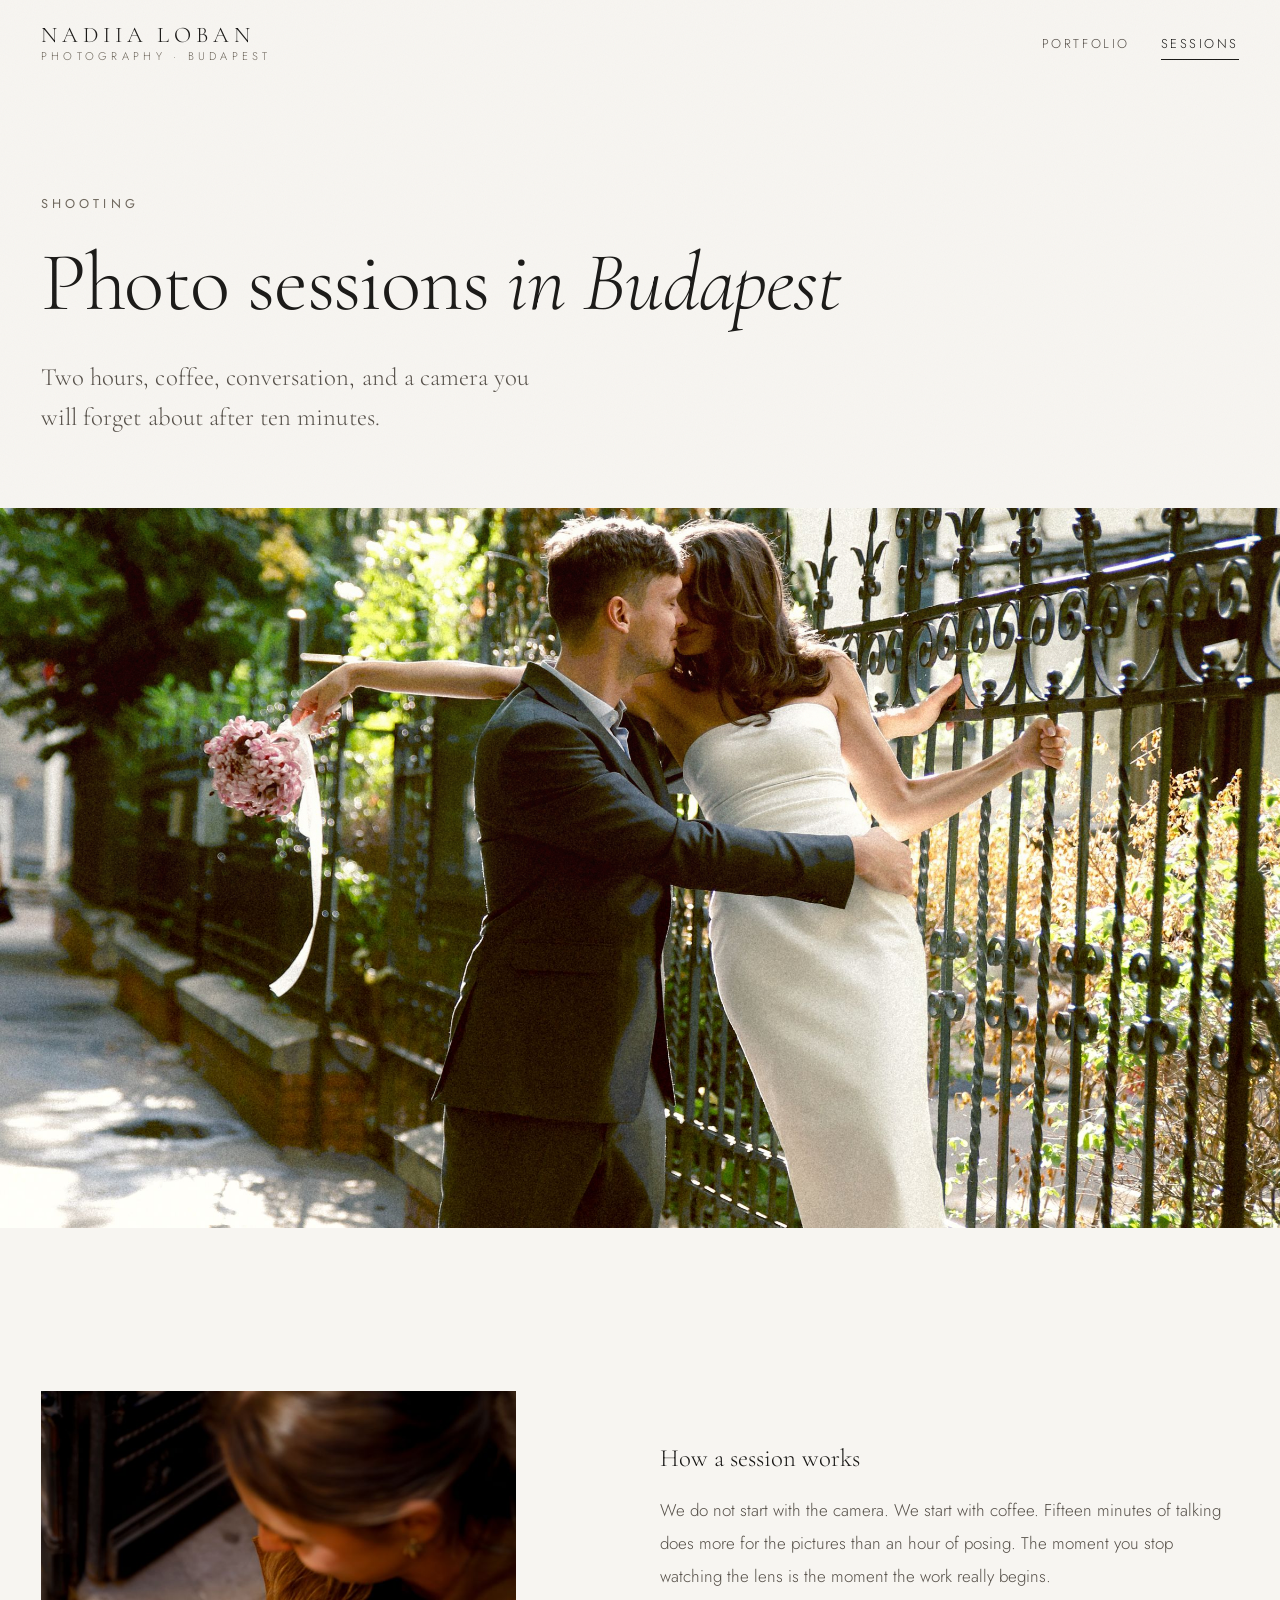
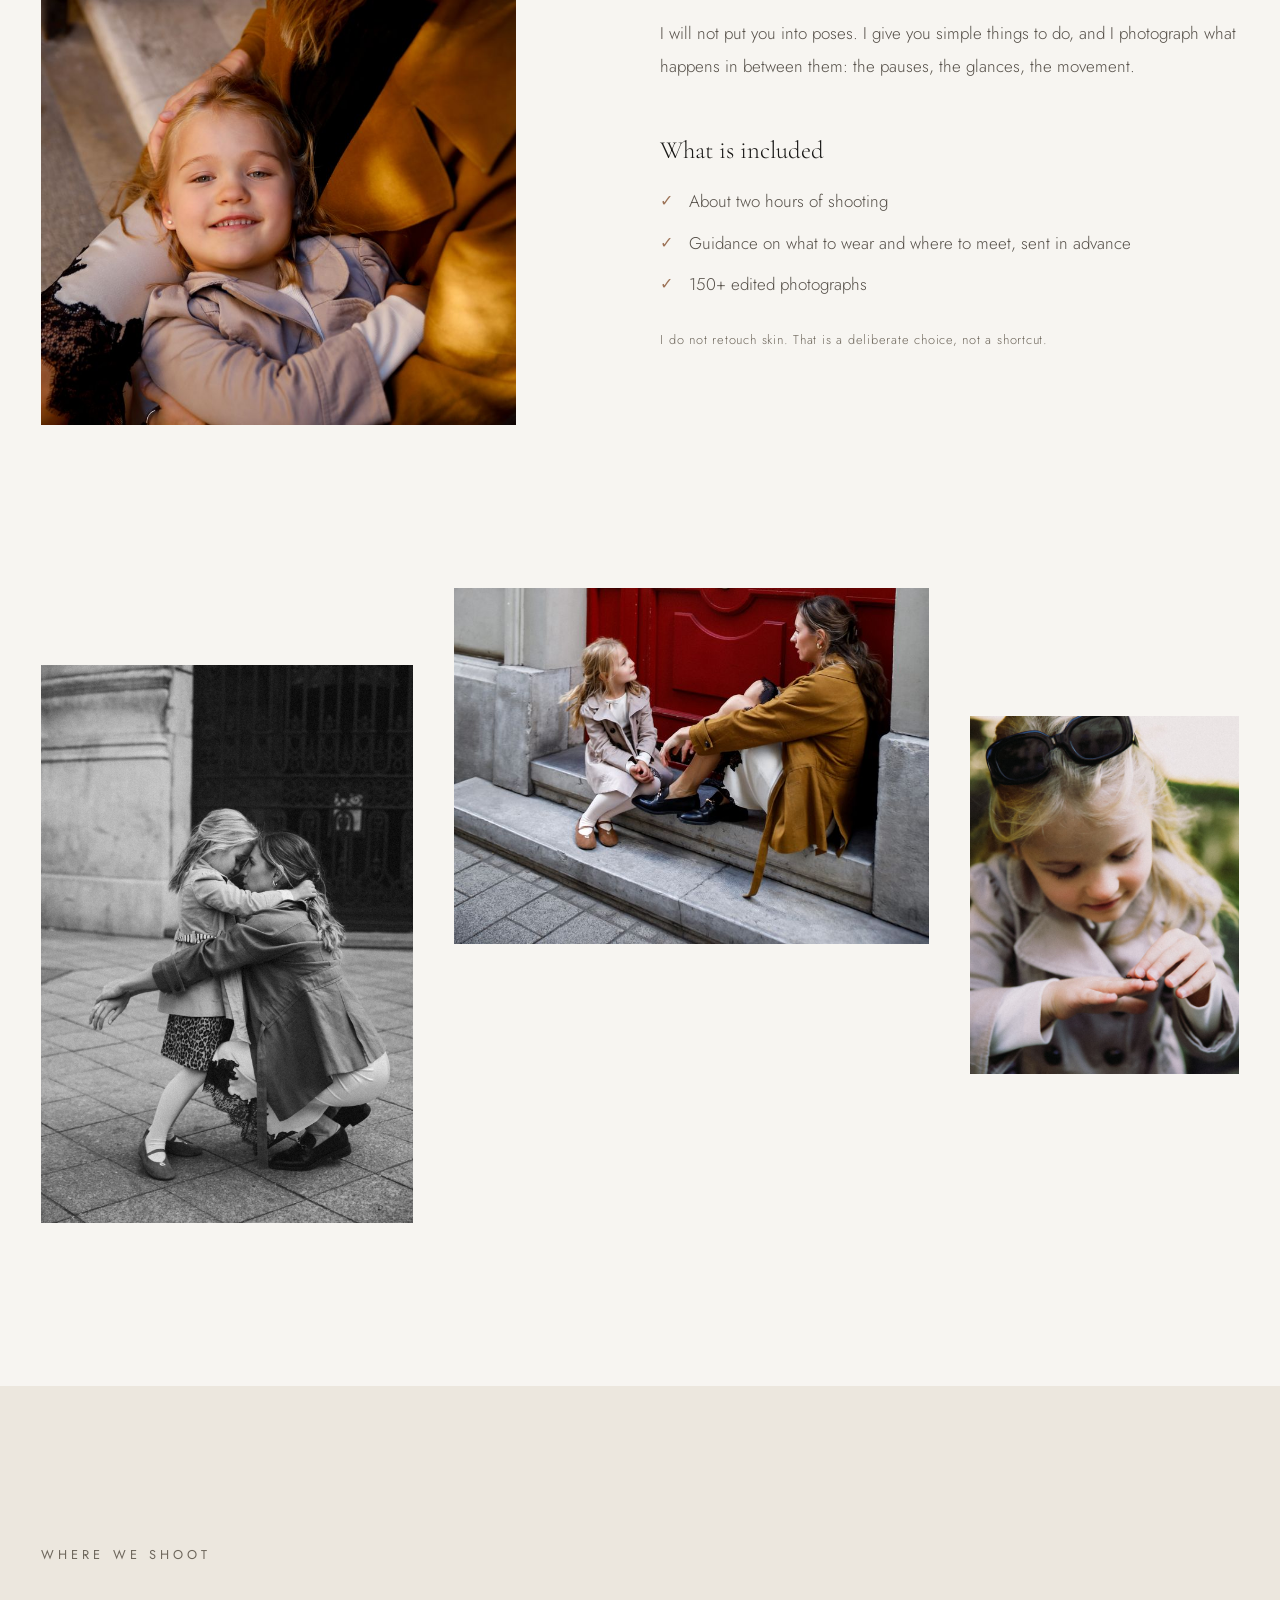
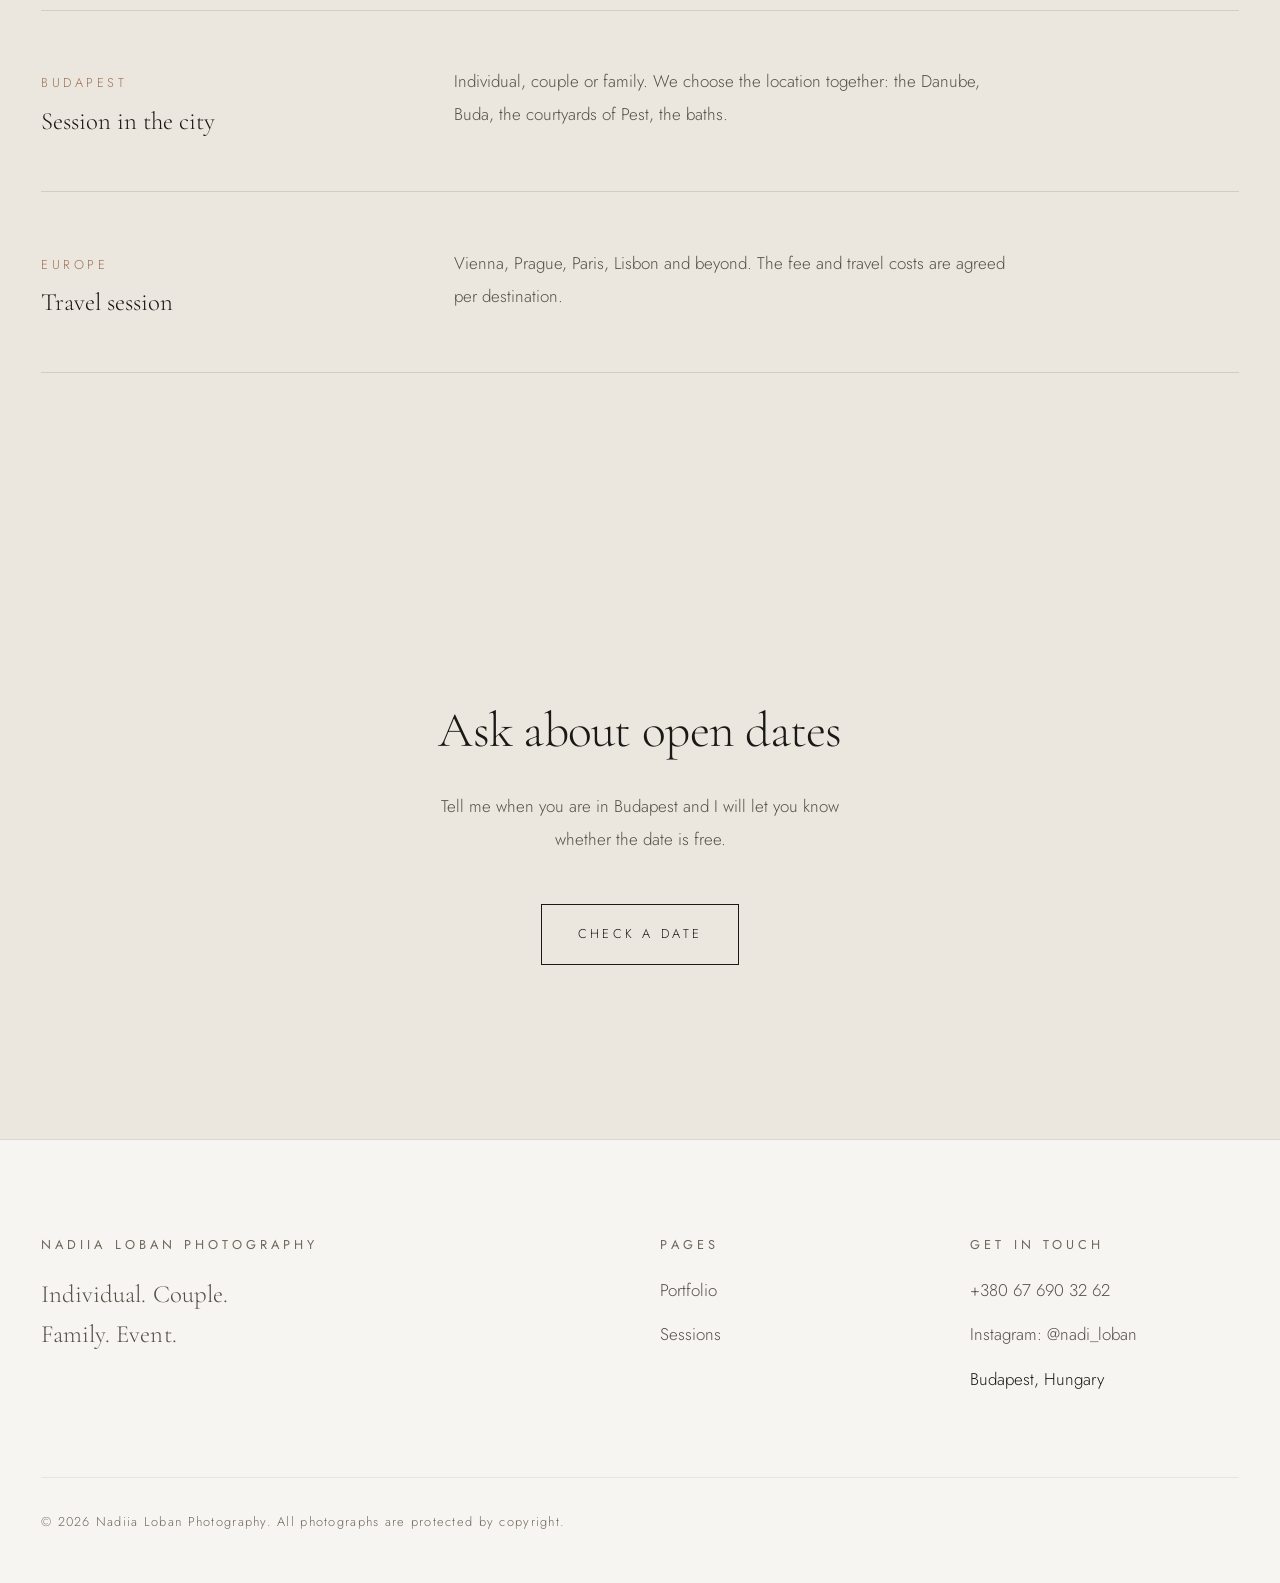
<file: sessions.html>
<!doctype html>
<html lang="en">
<head>
<meta charset="utf-8">
<meta name="viewport" content="width=device-width, initial-scale=1">
<title>Photo Sessions in Budapest | Nadiia Loban Photography</title>
<meta name="description" content="Couple, family and individual photo sessions in Budapest and across Europe. Two hours, natural light, 150+ edited photographs.">
<link rel="canonical" href="https://nadiphoto.com/sessions">
<meta name="robots" content="index, follow, max-image-preview:large">

<meta property="og:type" content="website">
<meta property="og:locale" content="en_US">
<meta property="og:site_name" content="Nadiia Loban Photography">
<meta property="og:title" content="Photo Sessions in Budapest | Nadiia Loban Photography">
<meta property="og:description" content="Couple, family and individual photo sessions in Budapest and across Europe. Two hours, natural light, 150+ edited photographs.">
<meta property="og:url" content="https://nadiphoto.com/sessions">
<meta property="og:image" content="https://nadiphoto.com/img/og.jpg">
<meta name="twitter:card" content="summary_large_image">

<link rel="preconnect" href="https://fonts.googleapis.com">
<link rel="preconnect" href="https://fonts.gstatic.com" crossorigin>
<link href="https://fonts.googleapis.com/css2?family=Cormorant+Garamond:ital,wght@0,300;0,400;1,300;1,400&family=Jost:wght@300;400&display=swap" rel="stylesheet">
<link rel="icon" href="data:image/svg+xml,%3Csvg xmlns='http://www.w3.org/2000/svg' viewBox='0 0 32 32'%3E%3Crect width='32' height='32' fill='%231A1917'/%3E%3Ctext x='16' y='23' font-family='Georgia,serif' font-size='20' fill='%23F7F5F1' text-anchor='middle'%3EN%3C/text%3E%3C/svg%3E">
<link rel="stylesheet" href="css/style.css?v=e7452646">
<script type="application/ld+json">
{
  "@context": "https://schema.org",
  "@type": "Service",
  "name": "Photo session in Budapest",
  "serviceType": "Portrait, couple and family photography",
  "provider": { "@type": "Person", "@id": "https://nadiphoto.com/#person", "name": "Nadiia Loban" },
  "areaServed": [
    { "@type": "City", "name": "Budapest" },
    { "@type": "Place", "name": "Europe" }
  ],
  "url": "https://nadiphoto.com/sessions"
}
</script>
</head>
<body>
<a class="skip" href="#main">Skip to content</a>

<header class="site-head">
  <a class="brand" href="./">Nadiia Loban<small>Photography &middot; Budapest</small></a>
  <button class="burger" type="button" aria-expanded="false" aria-controls="nav" aria-label="Menu">
    <span></span><span></span>
  </button>
  <nav class="nav" id="nav" aria-label="Main navigation">
    <ul><li><a href="portfolio">Portfolio</a></li><li><a href="sessions" aria-current="page">Sessions</a></li></ul>
  </nav>
</header>

<main id="main">

  <section class="page-head">
    <div class="wrap">
      <span class="label rv">Shooting</span>
      <h1 class="display rv">Photo sessions<em> in Budapest</em></h1>
      <p class="lede rv">Two hours, coffee, conversation, and a camera you will forget about after ten minutes.</p>
    </div>
  </section>

  <figure class="plate plate--r169 bleed rv"><img src="img/p/9318-1200.jpg" srcset="img/p/9318-1200.jpg 1200w, img/p/9318-2400.jpg 2400w" sizes="100vw" width="2400" height="1350" loading="lazy" decoding="async" alt="A couple kissing by a wrought-iron fence, she holds a bouquet out to the side"></figure>

  <section class="band">
    <div class="wrap split">
      <div class="split__media">
        <figure class="plate plate--r34 rv"><img src="img/p/9096-800.jpg" srcset="img/p/9096-800.jpg 800w, img/p/9096-1600.jpg 1600w" sizes="(max-width: 760px) 92vw, 50vw" width="1600" height="2133" loading="lazy" decoding="async" alt="A smiling girl lying in her mother&#x27;s lap in warm light"></figure>
      </div>
      <div class="split__body prose rv">
        <h2>How a session works</h2>
        <p>We do not start with the camera. We start with coffee. Fifteen minutes
          of talking does more for the pictures than an hour of posing. The moment
          you stop watching the lens is the moment the work really begins.</p>
        <p>I will not put you into poses. I give you simple things to do, and I
          photograph what happens in between them: the pauses, the glances,
          the movement.</p>

        <h2>What is included</h2>
        <ul>
          <li>About two hours of shooting</li>
          <li>Guidance on what to wear and where to meet, sent in advance</li>
          <li>150+ edited photographs</li>
        </ul>
        <p style="color:var(--ink-faint);font-size:var(--step--1);letter-spacing:.06em">
          I do not retouch skin. That is a deliberate choice, not a shortcut.</p>
      </div>
    </div>
  </section>

  <section class="band" style="padding-top:0">
    <div class="wrap">
      <div class="trio">
        <figure class="plate plate--r23 rv"><img src="img/p/8734-600.jpg" srcset="img/p/8734-600.jpg 600w, img/p/8734-1200.jpg 1200w" sizes="(max-width: 760px) 92vw, 50vw" width="1200" height="1800" loading="lazy" decoding="async" alt="Black and white: a mother kneels on the pavement to hug her daughter"></figure>
        <figure class="plate plate--r43 rv"><img src="img/p/9973-800.jpg" srcset="img/p/9973-800.jpg 800w, img/p/9973-1600.jpg 1600w" sizes="(max-width: 760px) 92vw, 50vw" width="1600" height="1200" loading="lazy" decoding="async" alt="Mother and daughter talking on the steps of a red door"></figure>
        <figure class="plate plate--r34 rv"><img src="img/p/8406-600.jpg" srcset="img/p/8406-600.jpg 600w, img/p/8406-1200.jpg 1200w" sizes="(max-width: 760px) 92vw, 50vw" width="1200" height="1600" loading="lazy" decoding="async" alt="A little girl in sunglasses and a trench coat looking at her hands"></figure>
      </div>
    </div>
  </section>

  <section class="band" style="background:var(--paper-deep)">
    <div class="wrap">
      <p class="label rv" style="margin-bottom:3rem">Where we shoot</p>
      <div class="offers">
        <div class="offer rv">
          <div class="offer__name"><span>Budapest</span>Session in the city</div>
          <p class="offer__desc">Individual, couple or family. We choose the location together: the Danube, Buda, the courtyards of Pest, the baths.</p>
        </div>
        <div class="offer rv">
          <div class="offer__name"><span>Europe</span>Travel session</div>
          <p class="offer__desc">Vienna, Prague, Paris, Lisbon and beyond. The fee and travel costs are agreed per destination.</p>
        </div>
      </div>
    </div>
  </section>

  <section class="band cta">
    <div class="wrap">
      <h2 class="display rv">Ask about open dates</h2>
      <p class="rv">Tell me when you are in Budapest and I will let you know whether the date is free.</p>
      <a class="btn rv" href="https://www.instagram.com/nadi_loban/" rel="noopener" target="_blank"><span>Check a date</span></a>
    </div>
  </section>

</main>

<footer class="site-foot">
  <div class="wrap">
    <div class="foot-grid">
      <div>
        <p class="label">Nadiia Loban Photography</p>
        <p class="lede" style="font-size:var(--step-1);max-width:24ch">Individual. Couple.<br>Family. Event.</p>
      </div>
      <div>
        <p class="label">Pages</p>
        <ul><li><a href="portfolio">Portfolio</a></li><li><a href="sessions">Sessions</a></li></ul>
      </div>
      <div>
        <p class="label">Get in touch</p>
        <ul>
          <li><a href="tel:+380676903262">+380&nbsp;67&nbsp;690&nbsp;32&nbsp;62</a></li>
          <li><a href="https://www.instagram.com/nadi_loban/" rel="me noopener" target="_blank">Instagram: @nadi_loban</a></li>
          <li>Budapest, Hungary</li>
        </ul>
      </div>
    </div>
    <div class="foot-bottom">
      <span>&copy; 2026 Nadiia Loban Photography. All photographs are protected by copyright.</span>
    </div>
  </div>
</footer>

<script src="js/main.js?v=33fb9148" defer></script>
</body>
</html>
</file>
<file: css/style.css>
/* ==========================================================================
   Nadia Photo — Budapest
   Editorial gallery. Photo-first, ink on warm paper.
   ========================================================================== */

/* --- tokens ------------------------------------------------------------- */
:root {
  --paper:        #F7F5F1;
  --paper-deep:   #ECE7DE;
  --paper-warm:   #E3DCD0;
  --ink:          #1A1917;
  --ink-soft:     #565049;
  --ink-faint:    #6E675C;
  --clay:         #9C7256;
  --line:         rgba(26, 25, 23, .13);
  --line-soft:    rgba(26, 25, 23, .07);

  --display: "Cormorant Garamond", "Times New Roman", serif;
  --ui:      "Jost", "Helvetica Neue", Arial, sans-serif;

  /* fluid scale */
  --step--1: clamp(.72rem,  .68rem + .18vw, .8rem);
  --step-0:  clamp(.94rem,  .90rem + .22vw, 1.06rem);
  --step-1:  clamp(1.2rem,  1.08rem + .6vw,  1.55rem);
  --step-2:  clamp(1.9rem,  1.5rem  + 2vw,   3.1rem);
  --step-3:  clamp(2.6rem,  1.7rem  + 4.4vw, 6rem);
  --step-4:  clamp(3.2rem,  1.4rem  + 8vw,   9.5rem);

  --gut:   clamp(1.25rem, .8rem + 2.2vw, 3.5rem);
  --band:  clamp(5rem, 3rem + 9vw, 12rem);
  --measure: 62ch;

  --ease: cubic-bezier(.22, .61, .36, 1);
}

/* --- reset -------------------------------------------------------------- */
*, *::before, *::after { box-sizing: border-box; }
html { -webkit-text-size-adjust: 100%; scroll-behavior: smooth; }
@media (prefers-reduced-motion: reduce) { html { scroll-behavior: auto; } }

body {
  margin: 0;
  background: var(--paper);
  color: var(--ink);
  font-family: var(--ui);
  font-weight: 300;
  font-size: var(--step-0);
  line-height: 1.95;
  -webkit-font-smoothing: antialiased;
  -moz-osx-font-smoothing: grayscale;
  overflow-x: hidden;
}

img { display: block; max-width: 100%; height: auto; }
a { color: inherit; text-decoration: none; }
figure { margin: 0; }
h1, h2, h3 { margin: 0; font-weight: 300; }
/* overflow-wrap ловит слово, которое физически не влезает.
   hyphens: auto убран намеренно: на английском он резал «Budapest»
   на «Bu-dapest» прямо в главном заголовке. */
h1, h2, h3, p, li, blockquote { overflow-wrap: break-word; }
p { margin: 0 0 1.4em; }
p:last-child { margin-bottom: 0; }

::selection { background: var(--ink); color: var(--paper); }

/* film grain over everything — the one texture that earns its keep */
body::after {
  content: "";
  position: fixed; inset: 0;
  pointer-events: none;
  z-index: 9999;
  opacity: .035;
  background-image: url("data:image/svg+xml,%3Csvg xmlns='http://www.w3.org/2000/svg' width='200' height='200'%3E%3Cfilter id='n'%3E%3CfeTurbulence type='fractalNoise' baseFrequency='.9' numOctaves='3'/%3E%3C/filter%3E%3Crect width='200' height='200' filter='url(%23n)'/%3E%3C/svg%3E");
}

/* --- typography primitives ---------------------------------------------- */
.display {
  font-family: var(--display);
  font-weight: 300;
  line-height: 1.02;
  letter-spacing: -.015em;
}

.label {
  font-family: var(--ui);
  font-weight: 400;
  font-size: var(--step--1);
  letter-spacing: .32em;
  text-transform: uppercase;
  color: var(--ink-faint);
  line-height: 1;
}

.lede {
  font-family: var(--display);
  font-size: var(--step-1);
  line-height: 1.62;
  letter-spacing: .002em;
  color: var(--ink-soft);
}

.rule {
  width: 100%;
  height: 1px;
  background: var(--line);
  border: 0;
  margin: 0;
}

/* --- layout ------------------------------------------------------------- */
.wrap  { width: 100%; max-width: 1440px; margin-inline: auto; padding-inline: var(--gut); }
.narrow{ max-width: 46rem; margin-inline: auto; }
.band  { padding-block: var(--band); }

/* --- header ------------------------------------------------------------- */
.site-head {
  position: fixed; inset: 0 0 auto 0;
  z-index: 100;
  display: flex; align-items: center; justify-content: space-between;
  gap: 2rem;
  padding: 1.5rem var(--gut);
  transition: background .5s var(--ease), padding .5s var(--ease),
              box-shadow .5s var(--ease);
}
.site-head.is-stuck {
  background: rgba(247, 245, 241, .92);
  backdrop-filter: blur(14px) saturate(1.1);
  -webkit-backdrop-filter: blur(14px) saturate(1.1);
  padding-block: .9rem;
  box-shadow: 0 1px 0 var(--line-soft);
}

.brand {
  font-family: var(--display);
  font-size: clamp(1.15rem, 1rem + .5vw, 1.5rem);
  letter-spacing: .22em;
  text-transform: uppercase;
  line-height: 1;
  white-space: nowrap;
}
.brand small {
  display: block;
  font-family: var(--ui);
  font-size: .5em;
  letter-spacing: .38em;
  color: var(--ink-faint);
  margin-top: .45em;
}

.nav ul {
  display: flex; gap: clamp(1.4rem, 2.4vw, 3rem);
  list-style: none; margin: 0; padding: 0;
}
.nav a {
  font-size: var(--step--1);
  letter-spacing: .2em;
  text-transform: uppercase;
  color: var(--ink-soft);
  position: relative;
  padding-block: .4rem;
  transition: color .35s var(--ease);
}
.nav a::after {
  content: ""; position: absolute; left: 0; bottom: 0;
  width: 100%; height: 1px;
  background: currentColor;
  transform: scaleX(0); transform-origin: right;
  transition: transform .45s var(--ease);
}
.nav a:hover { color: var(--ink); }
.nav a:hover::after,
.nav a[aria-current="page"]::after { transform: scaleX(1); transform-origin: left; }
.nav a[aria-current="page"] { color: var(--ink); }

/* burger */
.burger {
  display: none;
  width: 2.4rem; height: 2.4rem;
  background: none; border: 0; padding: 0; cursor: pointer;
  position: relative; z-index: 110;
}
.burger span {
  position: absolute; left: .25rem; right: .25rem; height: 1px;
  background: var(--ink);
  transition: transform .45s var(--ease), opacity .3s var(--ease);
}
.burger span:nth-child(1) { top: .8rem; }
.burger span:nth-child(2) { top: 1.5rem; }
.burger[aria-expanded="true"] span:nth-child(1) { transform: translateY(.35rem) rotate(45deg); }
.burger[aria-expanded="true"] span:nth-child(2) { transform: translateY(-.35rem) rotate(-45deg); }

@media (max-width: 860px) {
  .burger { display: block; }
  .nav {
    position: fixed; inset: 0;
    background: var(--paper);
    display: grid; place-content: center;
    opacity: 0; visibility: hidden;
    transition: opacity .5s var(--ease), visibility .5s;
  }
  .nav.is-open { opacity: 1; visibility: visible; }
  .nav ul { flex-direction: column; gap: 2.2rem; text-align: center; }
  .nav a { font-size: 1rem; letter-spacing: .26em; }
}

/* --- hero --------------------------------------------------------------- */
.hero {
  position: relative;
  min-height: 100svh;
  display: grid;
  place-items: center;
  overflow: hidden;
  background: var(--paper-warm);
}
.hero__media { position: absolute; inset: 0; }
.hero__media img {
  width: 100%; height: 100%;
  object-fit: cover;
  filter: saturate(.86) contrast(1.02);
  animation: slowzoom 22s var(--ease) forwards;
}
.hero__media::after {
  content: ""; position: absolute; inset: 0;
  background:
    linear-gradient(180deg, rgba(20,18,16,.34) 0%, rgba(20,18,16,.05) 35%,
                    rgba(20,18,16,.12) 65%, rgba(20,18,16,.5) 100%);
}
@keyframes slowzoom { from { transform: scale(1.08); } to { transform: scale(1); } }
@media (prefers-reduced-motion: reduce) { .hero__media img { animation: none; } }

.hero__inner {
  position: relative; z-index: 2;
  text-align: center;
  color: #FBF9F6;
  padding: 8rem var(--gut) 6rem;
}
.hero__name {
  font-size: var(--step-4);
  letter-spacing: .04em;
  text-transform: uppercase;
  text-shadow: 0 2px 40px rgba(0,0,0,.28);
}
.hero__name em {
  display: block;
  font-style: italic;
  letter-spacing: -.01em;
  text-transform: none;
  font-size: .62em;
  opacity: .93;
}
.hero__sub {
  margin-top: 2.4rem;
  font-size: var(--step--1);
  letter-spacing: .42em;
  text-transform: uppercase;
  color: rgba(251,249,246,.82);
}

.scroll-cue {
  position: absolute; bottom: 2.6rem; left: 50%;
  transform: translateX(-50%);
  z-index: 2;
  width: 1px; height: 4.5rem;
  background: linear-gradient(180deg, rgba(251,249,246,0), rgba(251,249,246,.75));
  overflow: hidden;
}
.scroll-cue::after {
  content: ""; position: absolute; inset: 0;
  background: var(--paper);
  animation: cue 2.8s var(--ease) infinite;
}
@keyframes cue {
  0%   { transform: translateY(-100%); }
  60%,
  100% { transform: translateY(100%); }
}

/* page hero (inner pages) */
.page-head { padding: clamp(9rem, 6rem + 8vw, 14rem) 0 clamp(3rem, 2rem + 3vw, 5rem); }
.page-head .label { display: block; margin-bottom: 1.8rem; }
.page-head h1 { font-size: var(--step-3); }
.page-head h1 em { font-style: italic; }
.page-head .lede { margin-top: 2rem; max-width: 44ch; }

/* --- manifesto ---------------------------------------------------------- */
.manifesto { text-align: center; }
.manifesto p {
  font-family: var(--display);
  font-size: var(--step-2);
  line-height: 1.32;
  letter-spacing: -.005em;
  color: var(--ink);
  margin-bottom: 1.1em;
}
.manifesto p em { font-style: italic; color: var(--clay); }
.manifesto .after {
  font-family: var(--ui);
  font-size: var(--step-0);
  line-height: 2.1;
  color: var(--ink-soft);
  max-width: 40rem;
  margin: 3.5rem auto 0;
}

/* --- editorial photo grid ----------------------------------------------- */
.plate { position: relative; overflow: hidden; background: var(--paper-deep); }
.plate img {
  width: 100%; height: 100%;
  object-fit: cover;
  transition: transform 1.4s var(--ease), filter 1.4s var(--ease);
}
.plate--r34  { aspect-ratio: 3 / 4; }
.plate--r23  { aspect-ratio: 2 / 3; }
.plate--r43  { aspect-ratio: 4 / 3; }
.plate--r32  { aspect-ratio: 3 / 2; }
.plate--r169 { aspect-ratio: 16 / 9; }
a.plate:hover img, .plate.is-hover img { transform: scale(1.035); }

.plate figcaption {
  margin-top: 1rem;
  font-size: var(--step--1);
  letter-spacing: .22em;
  text-transform: uppercase;
  color: var(--ink-faint);
}

/* asymmetric editorial rows */
.duo {
  display: grid;
  grid-template-columns: repeat(12, 1fr);
  gap: var(--gut);
  align-items: end;
}
.duo > *:nth-child(1) { grid-column: 1 / span 7; }
.duo > *:nth-child(2) { grid-column: 9 / span 4; }
.duo--flip > *:nth-child(1) { grid-column: 2 / span 4; }
.duo--flip > *:nth-child(2) { grid-column: 7 / span 6; }

.trio {
  display: grid;
  grid-template-columns: repeat(12, 1fr);
  gap: var(--gut);
  align-items: start;
}
.trio > *:nth-child(1) { grid-column: 1 / span 4; margin-top: clamp(2rem, 6vw, 7rem); }
.trio > *:nth-child(2) { grid-column: 5 / span 5; }
.trio > *:nth-child(3) { grid-column: 10 / span 3; margin-top: clamp(4rem, 10vw, 11rem); }

.solo { width: 100%; }
.bleed { width: 100vw; margin-left: calc(50% - 50vw); }

@media (max-width: 760px) {
  .duo, .duo--flip, .trio { grid-template-columns: 1fr; }
  .duo > *, .duo--flip > *, .trio > * {
    grid-column: 1 / -1 !important;
    margin-top: 0 !important;
  }
}

/* --- pull quote --------------------------------------------------------- */
.quote {
  text-align: center;
  max-width: 34ch;
  margin-inline: auto;
}
.quote blockquote {
  margin: 0;
  font-family: var(--display);
  font-style: italic;
  font-size: var(--step-2);
  line-height: 1.34;
  color: var(--ink);
}
.quote cite {
  display: block;
  margin-top: 2rem;
  font-family: var(--ui);
  font-style: normal;
  font-size: var(--step--1);
  letter-spacing: .3em;
  text-transform: uppercase;
  color: var(--ink-faint);
}

/* --- prose (inner pages) ------------------------------------------------ */
.prose { max-width: var(--measure); }
.prose p { color: var(--ink-soft); }
.prose h2 {
  font-family: var(--display);
  font-size: var(--step-1);
  line-height: 1.3;
  margin: 3.2rem 0 1.2rem;
  color: var(--ink);
}
.prose ul { list-style: none; margin: 0 0 1.6em; padding: 0; }
.prose li {
  position: relative;
  padding-left: 1.8rem;
  color: var(--ink-soft);
  margin-bottom: .5em;
}
.prose li::before {
  content: "\2713";           /* галочка вместо чёрточки */
  position: absolute; left: 0; top: 0;
  /* Jost галочку не содержит, поэтому для глифа свой стек */
  font-family: "Jost", "Helvetica Neue", "Segoe UI Symbol", Arial, sans-serif;
  font-size: .95em;
  line-height: inherit;
  color: var(--clay);
}

/* two-column split for inner pages */
.split {
  display: grid;
  grid-template-columns: repeat(12, 1fr);
  gap: var(--gut);
}
.split__media { grid-column: 1 / span 5; }
.split__body  { grid-column: 7 / span 6; }
.split--flip .split__media { grid-column: 8 / span 5; grid-row: 1; }
.split--flip .split__body  { grid-column: 1 / span 6; grid-row: 1; }
@media (max-width: 900px) {
  .split { grid-template-columns: 1fr; }
  .split__media, .split__body { grid-column: 1 / -1 !important; grid-row: auto !important; }
}

/* --- price / offer cards ------------------------------------------------ */
.offers { display: grid; gap: 0; border-top: 1px solid var(--line); }
.offer {
  display: grid;
  grid-template-columns: minmax(0, 4fr) minmax(0, 6fr) minmax(0, 2fr);
  gap: var(--gut);
  align-items: baseline;
  padding: clamp(2rem, 1rem + 3vw, 3.4rem) 0;
  border-bottom: 1px solid var(--line);
  transition: background .5s var(--ease);
}
.offer:hover { background: rgba(236, 231, 222, .5); }
.offer__name {
  font-family: var(--display);
  font-size: var(--step-1);
  line-height: 1.25;
}
.offer__name span {
  display: block;
  font-family: var(--ui);
  font-size: var(--step--1);
  letter-spacing: .28em;
  text-transform: uppercase;
  color: var(--clay);
  margin-bottom: .9rem;
}
.offer__desc { color: var(--ink-soft); font-size: var(--step-0); }
.offer__price {
  font-family: var(--display);
  font-size: var(--step-1);
  text-align: right;
  white-space: nowrap;
}
@media (max-width: 820px) {
  .offer { grid-template-columns: 1fr; gap: 1rem; }
  .offer__price { text-align: left; }
}

/* --- schedule ----------------------------------------------------------- */
.dates { border-top: 1px solid var(--line); }
.date-row {
  display: grid;
  grid-template-columns: minmax(0, 3fr) minmax(0, 5fr) minmax(0, 3fr) auto;
  gap: var(--gut);
  align-items: center;
  padding: clamp(1.6rem, 1rem + 2vw, 2.6rem) 0;
  border-bottom: 1px solid var(--line);
  transition: background .45s var(--ease);
}
.date-row:hover { background: rgba(236, 231, 222, .55); }
.date-row__when {
  font-family: var(--display);
  font-size: var(--step-1);
}
.date-row__when span {
  display: block;
  font-family: var(--ui);
  font-size: var(--step--1);
  letter-spacing: .28em;
  text-transform: uppercase;
  color: var(--ink-faint);
  margin-top: .5rem;
}
.date-row__where { font-size: var(--step-0); color: var(--ink); }
.date-row__meta  { font-size: var(--step--1); letter-spacing: .16em;
                   text-transform: uppercase; color: var(--ink-faint); }
.date-row.is-full { opacity: .48; }
.date-row.is-full .btn { pointer-events: none; }
@media (max-width: 900px) {
  .date-row { grid-template-columns: 1fr; gap: .8rem; align-items: start; }
}

/* --- buttons ------------------------------------------------------------ */
.btn {
  display: inline-block;
  font-size: var(--step--1);
  letter-spacing: .26em;
  text-transform: uppercase;
  color: var(--ink);
  padding: 1.05rem 2.2rem;
  border: 1px solid var(--ink);
  background: none;
  cursor: pointer;
  position: relative;
  overflow: hidden;
  transition: color .5s var(--ease);
  white-space: nowrap;
}
.btn::before {
  content: ""; position: absolute; inset: 0;
  background: var(--ink);
  transform: scaleY(0); transform-origin: bottom;
  transition: transform .5s var(--ease);
  z-index: -1;
}
.btn span { position: relative; z-index: 1; }
.btn:hover { color: var(--paper); }
.btn:hover::before { transform: scaleY(1); transform-origin: top; }
.btn { isolation: isolate; }

.btn--ghost { border-color: var(--line); color: var(--ink-soft); }
.btn--ghost:hover { border-color: var(--ink); }

.link-arrow {
  font-size: var(--step--1);
  letter-spacing: .26em;
  text-transform: uppercase;
  color: var(--ink);
  border-bottom: 1px solid var(--line);
  padding-bottom: .5rem;
  transition: border-color .4s var(--ease), letter-spacing .4s var(--ease);
}
.link-arrow:hover { border-color: var(--ink); letter-spacing: .3em; }

/* --- CTA band ----------------------------------------------------------- */
.cta {
  background: var(--paper-deep);
  text-align: center;
}
.cta h2 {
  font-family: var(--display);
  font-size: var(--step-2);
  line-height: 1.24;
  max-width: 20ch;
  margin-inline: auto;
}
.cta p { margin: 1.8rem auto 3rem; max-width: 42ch; color: var(--ink-soft); }

/* --- footer ------------------------------------------------------------- */
.site-foot {
  padding: clamp(4rem, 3rem + 4vw, 7rem) 0 3rem;
  border-top: 1px solid var(--line);
}
.foot-grid {
  display: grid;
  grid-template-columns: repeat(12, 1fr);
  gap: var(--gut) var(--gut);
  align-items: start;
}
.foot-grid > *:nth-child(1) { grid-column: 1 / span 5; }
.foot-grid > *:nth-child(2) { grid-column: 7 / span 3; }
.foot-grid > *:nth-child(3) { grid-column: 10 / span 3; }
.site-foot .label { display: block; margin-bottom: 1.4rem; }
.site-foot ul { list-style: none; margin: 0; padding: 0; }
.site-foot li { margin-bottom: .7rem; }
.site-foot a { color: var(--ink-soft); transition: color .35s var(--ease); }
.site-foot a:hover { color: var(--ink); }
.foot-bottom {
  display: flex; flex-wrap: wrap; gap: 1rem 2rem;
  justify-content: space-between;
  margin-top: clamp(3rem, 2rem + 3vw, 5rem);
  padding-top: 2rem;
  border-top: 1px solid var(--line-soft);
  font-size: var(--step--1);
  letter-spacing: .1em;
  color: var(--ink-faint);
}
@media (max-width: 760px) {
  .foot-grid { grid-template-columns: 1fr; }
  .foot-grid > * { grid-column: 1 / -1 !important; }
}

/* --- reveal on scroll ---------------------------------------------------- */
.rv {
  opacity: 0;
  transform: translateY(2.2rem);
  transition: opacity 1.1s var(--ease), transform 1.1s var(--ease);
  transition-delay: var(--d, 0ms);
}
.rv.is-in { opacity: 1; transform: none; }
@media (prefers-reduced-motion: reduce) {
  .rv { opacity: 1; transform: none; transition: none; }
}

/* --- placeholder (until real photos land) -------------------------------- */
.ph {
  background:
    repeating-linear-gradient(-45deg, rgba(26,25,23,.04) 0 2px, transparent 2px 10px),
    linear-gradient(158deg, #DBD3C5 0%, #CCC1B0 52%, #B5A897 100%);
  box-shadow: inset 0 0 0 1px rgba(26,25,23,.12);
  position: relative;
}
.ph::after {
  content: attr(data-ph);
  position: absolute; inset: 0;
  display: grid; place-content: center;
  font-size: var(--step--1);
  letter-spacing: .34em;
  text-transform: uppercase;
  color: rgba(26,25,23,.45);
}

/* --- a11y --------------------------------------------------------------- */
:focus-visible { outline: 2px solid var(--clay); outline-offset: 3px; }
.skip {
  position: absolute; left: -9999px;
  background: var(--ink); color: var(--paper);
  padding: 1rem 1.5rem; z-index: 999;
}
.skip:focus { left: 1rem; top: 1rem; }

/* --- placeholder overrides on the hero ---------------------------------- */
/* Тёмная подложка, чтобы белый заголовок читался, пока нет фото. */
.hero .ph {
  background:
    radial-gradient(120% 100% at 70% 18%, rgba(214,196,172,.42) 0%, rgba(214,196,172,0) 60%),
    linear-gradient(168deg, #6E645A 0%, #4A423B 42%, #2A2523 100%);
}
.hero .ph::after { content: none; }

/* --- header over a full-bleed hero --------------------------------------- */
.site-head--over:not(.is-stuck) .brand,
.site-head--over:not(.is-stuck) .nav:not(.is-open) a { color: #FBF9F6; }
.site-head--over:not(.is-stuck) .brand small { color: rgba(251,249,246,.72); }
.site-head--over:not(.is-stuck) .burger span { background: #FBF9F6; }
.site-head--over:not(.is-stuck) .nav:not(.is-open) a:hover { color: #fff; }

/* --- главная: вступление, портрет, контакты ------------------------------ */
.intro {
  padding: clamp(9rem, 6.5rem + 8vw, 14rem) 0 clamp(3rem, 2rem + 3vw, 4.5rem);
  text-align: center;
}
.intro__title {
  font-size: var(--step-3);
  letter-spacing: -.01em;
}
.intro__line {
  margin-top: 2.2rem;
  font-family: var(--display);
  font-style: italic;
  font-size: var(--step-1);
  line-height: 1.5;
  color: var(--ink-soft);
}

.portrait {
  max-width: 720px;
  margin: 0 auto;
  padding-inline: var(--gut);
}
.portrait img {
  width: 100%;
  height: auto;
  filter: contrast(1.02);
}

.contacts {
  text-align: center;
  padding: clamp(3rem, 2rem + 4vw, 5.5rem) 0 clamp(5rem, 3rem + 6vw, 9rem);
}
.contacts__name {
  font-size: var(--step-2);
  line-height: 1.2;
  margin-bottom: 1.8rem;
}
.contacts__lines {
  list-style: none;
  margin: 0 0 2.2rem;
  padding: 0;
  display: flex;
  flex-wrap: wrap;
  justify-content: center;
  gap: 1.4rem 3.5rem;
}
.contacts__lines li {
  display: flex;
  flex-direction: column;
  align-items: center;
  gap: .7rem;
}
.contacts__key {
  font-size: var(--step--1);
  letter-spacing: .3em;
  text-transform: uppercase;
  color: var(--ink-faint);
  line-height: 1;
}
.contacts__lines a {
  font-size: var(--step-0);
  letter-spacing: .14em;
  color: var(--ink);
  border-bottom: 1px solid var(--line);
  padding-bottom: .35rem;
  transition: border-color .4s var(--ease);
}
.contacts__lines a:hover { border-color: var(--ink); }
.contacts__services { display: block; }
.contacts__tagline {
  font-style: italic;
  font-size: var(--step-1);
  line-height: 1.55;
  color: var(--ink);
  max-width: 36ch;
  margin-inline: auto;
  text-wrap: balance;
}

/* --- зоны нажатия на телефоне ------------------------------------------- */
/* Ссылки были 17-38px по высоте: попасть пальцем трудно. Минимум 44px
   набираем вертикальными отступами, внешний вид не меняется. */
@media (max-width: 860px) {
  .brand { padding-block: .45rem; }
  .burger { width: 2.75rem; height: 2.75rem; }
  .burger span:nth-child(1) { top: 1rem; }
  .burger span:nth-child(2) { top: 1.7rem; }

  .nav a { padding-block: 1rem; }

  .contacts__lines a {
    display: inline-block;
    padding-block: .55rem;
  }
  .contacts__lines li { gap: .4rem; }

  .site-foot li { margin-bottom: 0; }
  .site-foot li a {
    display: inline-block;
    padding-block: .75rem;
  }
  .foot-bottom { line-height: 1.6; }
  .foot-bottom a {
    display: inline-block;
    padding-block: .85rem;
  }

  .offer { padding-block: 2rem; }
  .date-row { padding-block: 1.8rem; }
}

/* --- portfolio gallery -------------------------------------------------- */
.g__jump { margin-top: 2.5rem; font-size: var(--step--1); letter-spacing: .22em; text-transform: uppercase; color: var(--ink-faint); }
.g__jump a { display: inline-block; padding-block: .75rem; color: var(--ink-soft); }
.g__title { display: flex; align-items: baseline; gap: 1rem; margin-bottom: 2.5rem; }
.g__title span { color: var(--ink-faint); }
.g + .g { padding-top: var(--band); }

/* CSS columns give the masonry fall without JS; order reads down each column */
.g__grid { columns: 3; column-gap: var(--gut); }
.g__item { display: block; margin-bottom: var(--gut); break-inside: avoid; overflow: hidden; background: var(--paper-deep); }
.g__item img { width: 100%; height: auto; display: block; transition: transform 1.4s var(--ease); }
.g__item:hover img { transform: scale(1.03); }
.g__item:focus-visible { outline: 2px solid var(--ink); outline-offset: 3px; }
@media (max-width: 900px) { .g__grid { columns: 2; } }

.lb { width: 100vw; height: 100vh; max-width: none; max-height: none; margin: 0; padding: 0; border: 0; background: rgba(20, 19, 17, .96); }
.lb::backdrop { background: rgba(20, 19, 17, .96); }
.lb[open] { display: flex; align-items: center; justify-content: center; }
.lb img { max-width: calc(100vw - 8rem); max-height: calc(100vh - 4rem); width: auto; height: auto; object-fit: contain; }
.lb__btn { position: absolute; width: 3rem; height: 3rem; border: 0; background: none; color: #F7F5F1; font-size: 2.4rem; line-height: 1; cursor: pointer; opacity: .75; }
.lb__btn:hover, .lb__btn:focus-visible { opacity: 1; }
.lb__prev { left: 1rem; top: 50%; transform: translateY(-50%); }
.lb__next { right: 1rem; top: 50%; transform: translateY(-50%); }
.lb__close { right: 1rem; top: 1rem; }
@media (max-width: 760px) {
  .lb img { max-width: 100vw; max-height: calc(100vh - 7rem); }
  .lb__prev, .lb__next { top: auto; bottom: 1rem; transform: none; }
}
</file>
